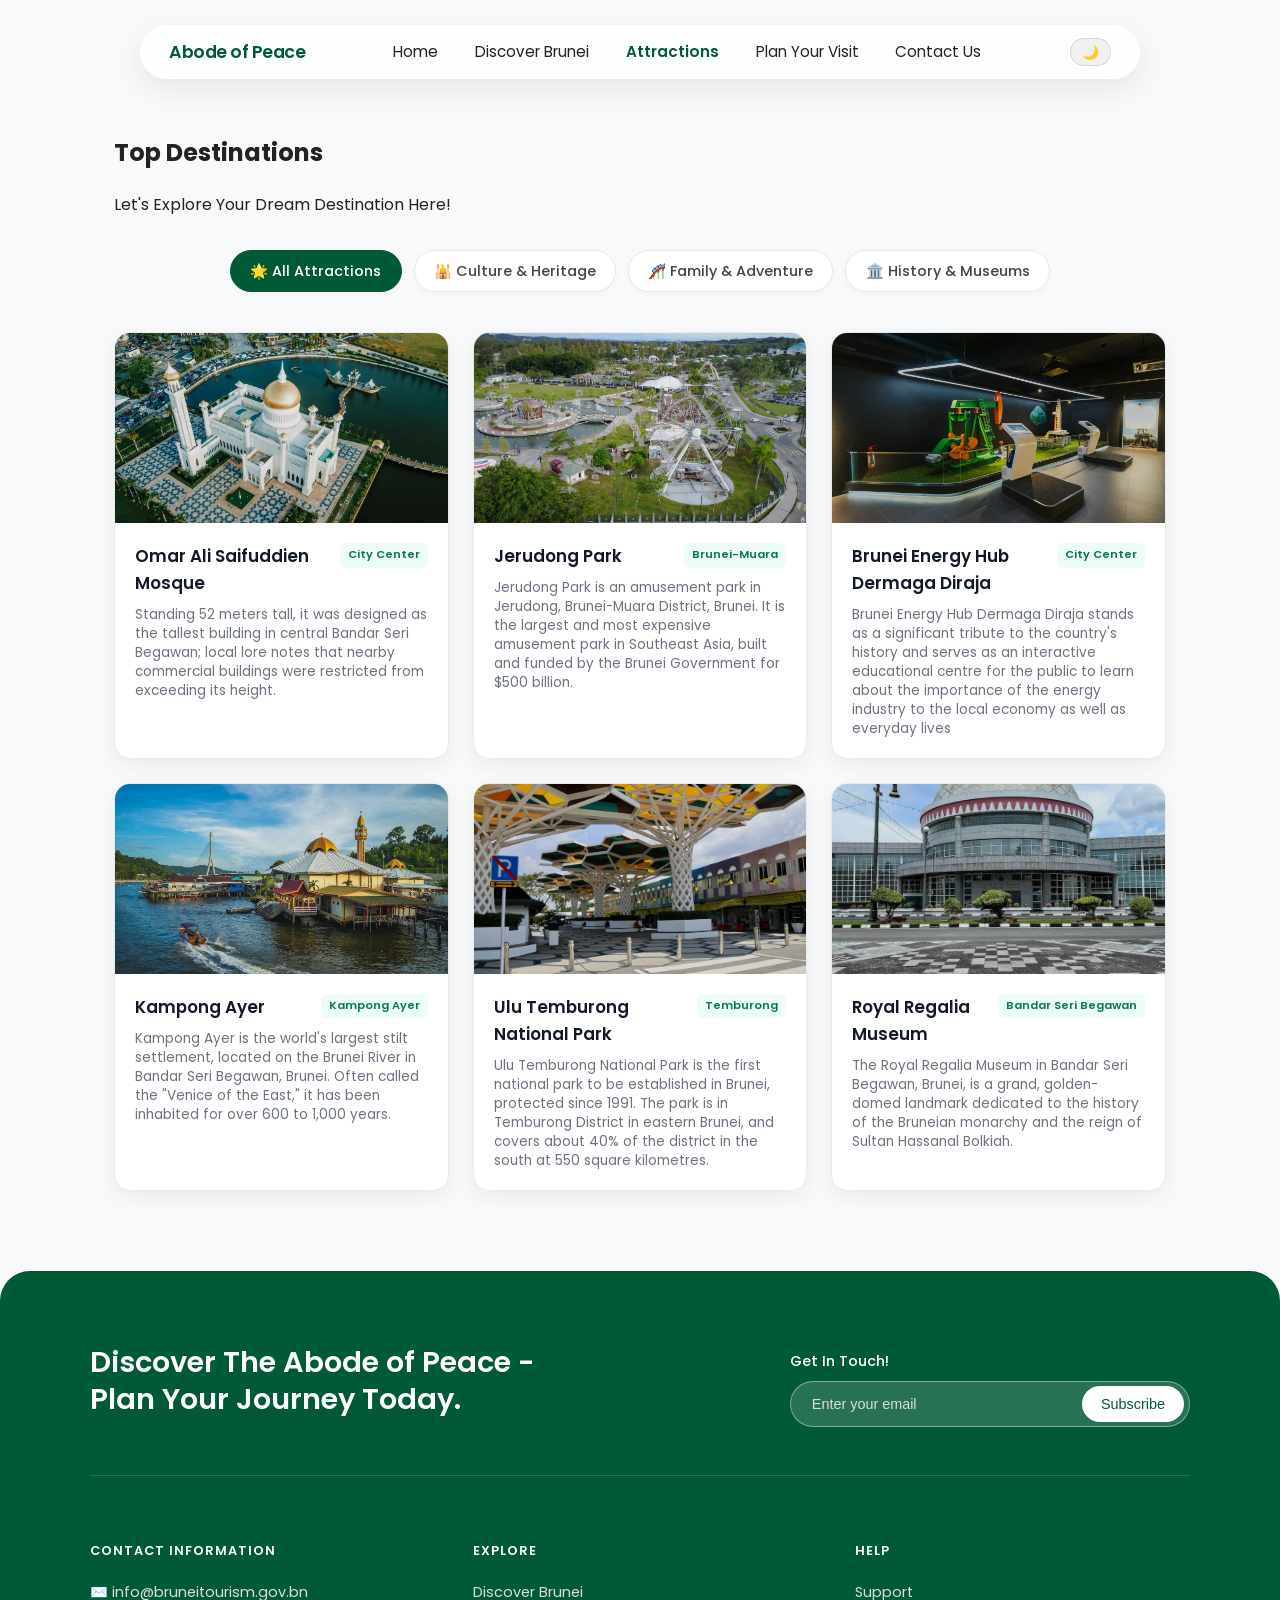
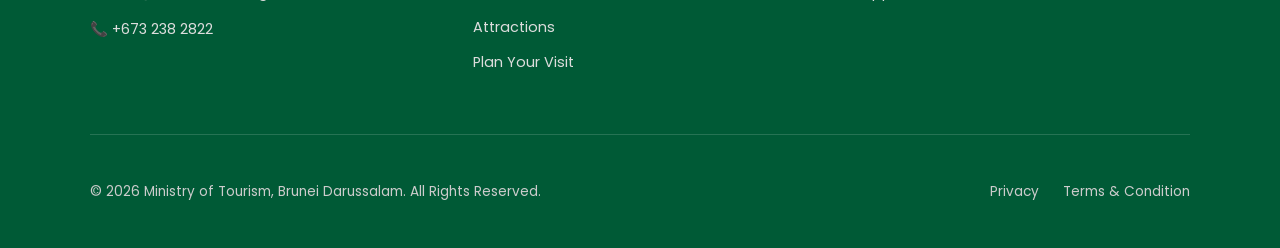
<file: attractions.html>
<!DOCTYPE html>
<html lang="en">
<head>
    <meta charset="UTF-8">
    <meta name="viewport" content="width=device-width, initial-scale=1.0">
    <title>Attractions</title>

    <!-- TO FIX BRIEF WHITE FLASH WHEN DARK MODE IS TURNED ON -->
    <script>
        const savedTheme = localStorage.getItem('theme');
        if (savedTheme === 'dark') {
            document.documentElement.setAttribute('data-theme', 'dark');
        }
    </script>

    <!-- CONNECTING POPPINS FONT -->
    <link rel="preconnect" href="https://fonts.googleapis.com">
    <link rel="preconnect" href="https://fonts.gstatic.com" crossorigin>
    <link href="https://fonts.googleapis.com/css2?family=Poppins:ital,wght@0,100;0,200;0,300;0,400;0,500;0,600;0,700;0,800;0,900;1,100;1,200;1,300;1,400;1,500;1,600;1,700;1,800;1,900&display=swap" rel="stylesheet">
    <!-- LINKING CSS -->
    <link rel="stylesheet" href="style.css">
</head>
<body>
    <!-- HEADER AND NAV BAR -->
    <header class="header">
        <nav class="nav-container" aria-label="Main Navigation">
            <div class="logo">Abode of Peace</div>
            <button class="menu-toggle" id="menuToggle" aria-label="Toggle navigation menu">☰</button>
            <ul class="nav-links" id="navLinks">
                <li><a href="index.html">Home</a></li>
                <li class="dropdown">
                    <a href="discover.html">Discover Brunei</a>
                <ul class="dropdown-menu">
                    <li><a href="districts.html">Explore By District</a></li>
                </ul></li>
                <li><a href="attractions.html" class="active">Attractions</a></li>
                <li><a href="plan.html">Plan Your Visit</a></li>
                <li><a href="contact.html">Contact Us</a></li>
            </ul>
            <button class="theme-btn" id="themeToggleBtn" aria-label="Toggle Light Dark Theme">🌙</button>
        </nav>
    </header>
    
    <!-- MAIN -->
    <main class="container">

        <!-- TOP SECTION -->
        <section class="page-header-box">
            <h1>Top Destinations</h1>
            <p>Let's Explore Your Dream Destination Here!</p>
        </section>

        <!-- BUTTONS -->
        <div class="filter-tabs">
            <button class="filter-btn active" data-filter="all">🌟 All Attractions</button>
            <button class="filter-btn" data-filter="culture">🕌 Culture & Heritage</button>
            <button class="filter-btn" data-filter="adventure">🎢 Family & Adventure</button>
            <button class="filter-btn" data-filter="museums">🏛️ History & Museums</button>
        </div>

        <!-- GRIDS -->
        <div class="attractions-grid">

            <!-- SOAS -->
            <div class="attraction-card" data-category="culture">
                <img src="images/soas-06.jpg" alt="Omar Ali Saifuddien Mosque" class="attraction-img">
                <div class="attraction-content">
                    <div class="attraction-header-row">
                        <h3>Omar Ali Saifuddien Mosque</h3>
                        <span class="attraction-badge">City Center</span>
                    </div>
                    <p class="attraction-desc"> Standing 52 meters tall, it was designed as the tallest building in central Bandar Seri Begawan; 
                    local lore notes that nearby commercial buildings were restricted from exceeding its height.</p>
                </div>
            </div>

            <!-- JERUDONG PARK -->
            <div class="attraction-card" data-category="adventure">
                <img src="images/jp.jpg" alt="Jerudong Park Playground" class="attraction-img">
                <div class="attraction-content">
                    <div class="attraction-header-row">
                        <h3>Jerudong Park</h3>
                        <span class="attraction-badge">Brunei-Muara</span>
                    </div>
                    <p class="attraction-desc">Jerudong Park is an amusement park in Jerudong, Brunei-Muara District, Brunei. 
                        It is the largest and most expensive amusement park in Southeast Asia, built and funded by the Brunei Government for $500 billion.
                    </p>
                </div>
            </div>

            <!-- ENERGY HUB -->
            <div class="attraction-card" data-category="museums">
                <img src="images/energy-hub.jpg" alt="Brunei Energy Hub Dermaga Diraja" class="attraction-img">
                <div class="attraction-content">
                    <div class="attraction-header-row">
                        <h3>Brunei Energy Hub Dermaga Diraja</h3>
                        <span class="attraction-badge">City Center</span>
                    </div>
                    <p class="attraction-desc">Brunei Energy Hub Dermaga Diraja stands as a significant tribute to the country's history and serves as an interactive educational centre 
                        for the public to learn about the importance of the energy industry to the local economy as well as everyday lives</p>
                </div>
            </div>

            <!-- KAMPONG AYER -->
            <div class="attraction-card" data-category="culture">
                <img src="images/kampong-ayer-top-image.jpg" alt="Kampong Ayer" class="attraction-img">
                <div class="attraction-content">
                    <div class="attraction-header-row">
                        <h3>Kampong Ayer</h3>
                        <span class="attraction-badge">Kampong Ayer</span>
                    </div>
                    <p class="attraction-desc">Kampong Ayer is the world's largest stilt settlement, located on the Brunei River in Bandar Seri Begawan, Brunei. 
                        Often called the "Venice of the East," it has been inhabited for over 600 to 1,000 years.</p>
                </div>
            </div>

            <!-- ULU TEMBURONG NATIONAL PARK -->
            <div class="attraction-card" data-category="adventure">
                <img src="images/temburong.jpg" alt="Ulu Temburong National Park" class="attraction-img">
                <div class="attraction-content">
                    <div class="attraction-header-row">
                        <h3>Ulu Temburong National Park</h3>
                        <span class="attraction-badge">Temburong</span>
                    </div>
                    <p class="attraction-desc">Ulu Temburong National Park is the first national park to be established in Brunei, protected since 1991. 
                        The park is in Temburong District in eastern Brunei, and covers about 40% of the district in the south at 550 square kilometres.</p>
                </div>
            </div>

            <!-- ROYAL REGALIA MUSEUM -->
            <div class="attraction-card" data-category="museums">
                <img src="images/BN-Brunei-Royal-Regalia-exterior.jpg" alt="Royal Regalia Museum" class="attraction-img">
                <div class="attraction-content">
                    <div class="attraction-header-row">
                        <h3>Royal Regalia Museum</h3>
                        <span class="attraction-badge">Bandar Seri Begawan</span>
                    </div>
                    <p class="attraction-desc">The Royal Regalia Museum in Bandar Seri Begawan, Brunei, 
                        is a grand, golden-domed landmark dedicated to the history of the Bruneian monarchy and the reign of Sultan Hassanal Bolkiah.</p>
                </div>
            </div>

        </div>
        

    </main>

    <!-- FOOTER -->
    <footer class="site-footer">
        <div class="footer-container">

            <!-- TOP TITLE AND SUBSCRIBE FORM -->
            <div class="footer-top">
                <div class="footer-brand-message">
                    <h3>Discover The Abode of Peace -<br>Plan Your Journey Today.</h3>
                </div>
                <div class="footer-newsletter">
                    <p>Get In Touch!</p>
                    <form class="newsletter-form" onsubmit="event.preventDefault();">
                        <input type="email" placeholder="Enter your email" required>
                        <button type="submit">Subscribe</button>
                    </form>
                </div>
            </div>

            <!-- CONTACT INFO, EXPLORE, AND HELP SECTION -->
            <div class="footer-grid">
                <div class="footer-col">
                    <h4>CONTACT INFORMATION</h4>
                    <p>✉️ info@bruneitourism.gov.bn</p>
                    <p>📞 +673 238 2822</p>
                </div>
                <div class="footer-col">
                    <h4>EXPLORE</h4>
                    <a href="discover.html">Discover Brunei</a>
                    <a href="attractions.html">Attractions</a>
                    <a href="plan.html">Plan Your Visit</a>
                </div>
                <div class="footer-col">
                    <h4>HELP</h4>
                    <a href="contact.html">Support</a>
                </div>
            </div>

            <!-- COPYRIGHT BOTTOM SECTION -->
            <div class="footer-bottom">
                <p>&copy; 2026 Ministry of Tourism, Brunei Darussalam. All Rights Reserved.</p>
                <div class="footer-legal">
                    <a href="#">Privacy</a>
                    <a href="#">Terms & Condition</a>
                </div>
            </div>
        </div>
    </footer>

    <!-- LINKING JAVASCRIPT -->
    <script src="script.js"></script>
</body>
</html>
</file>
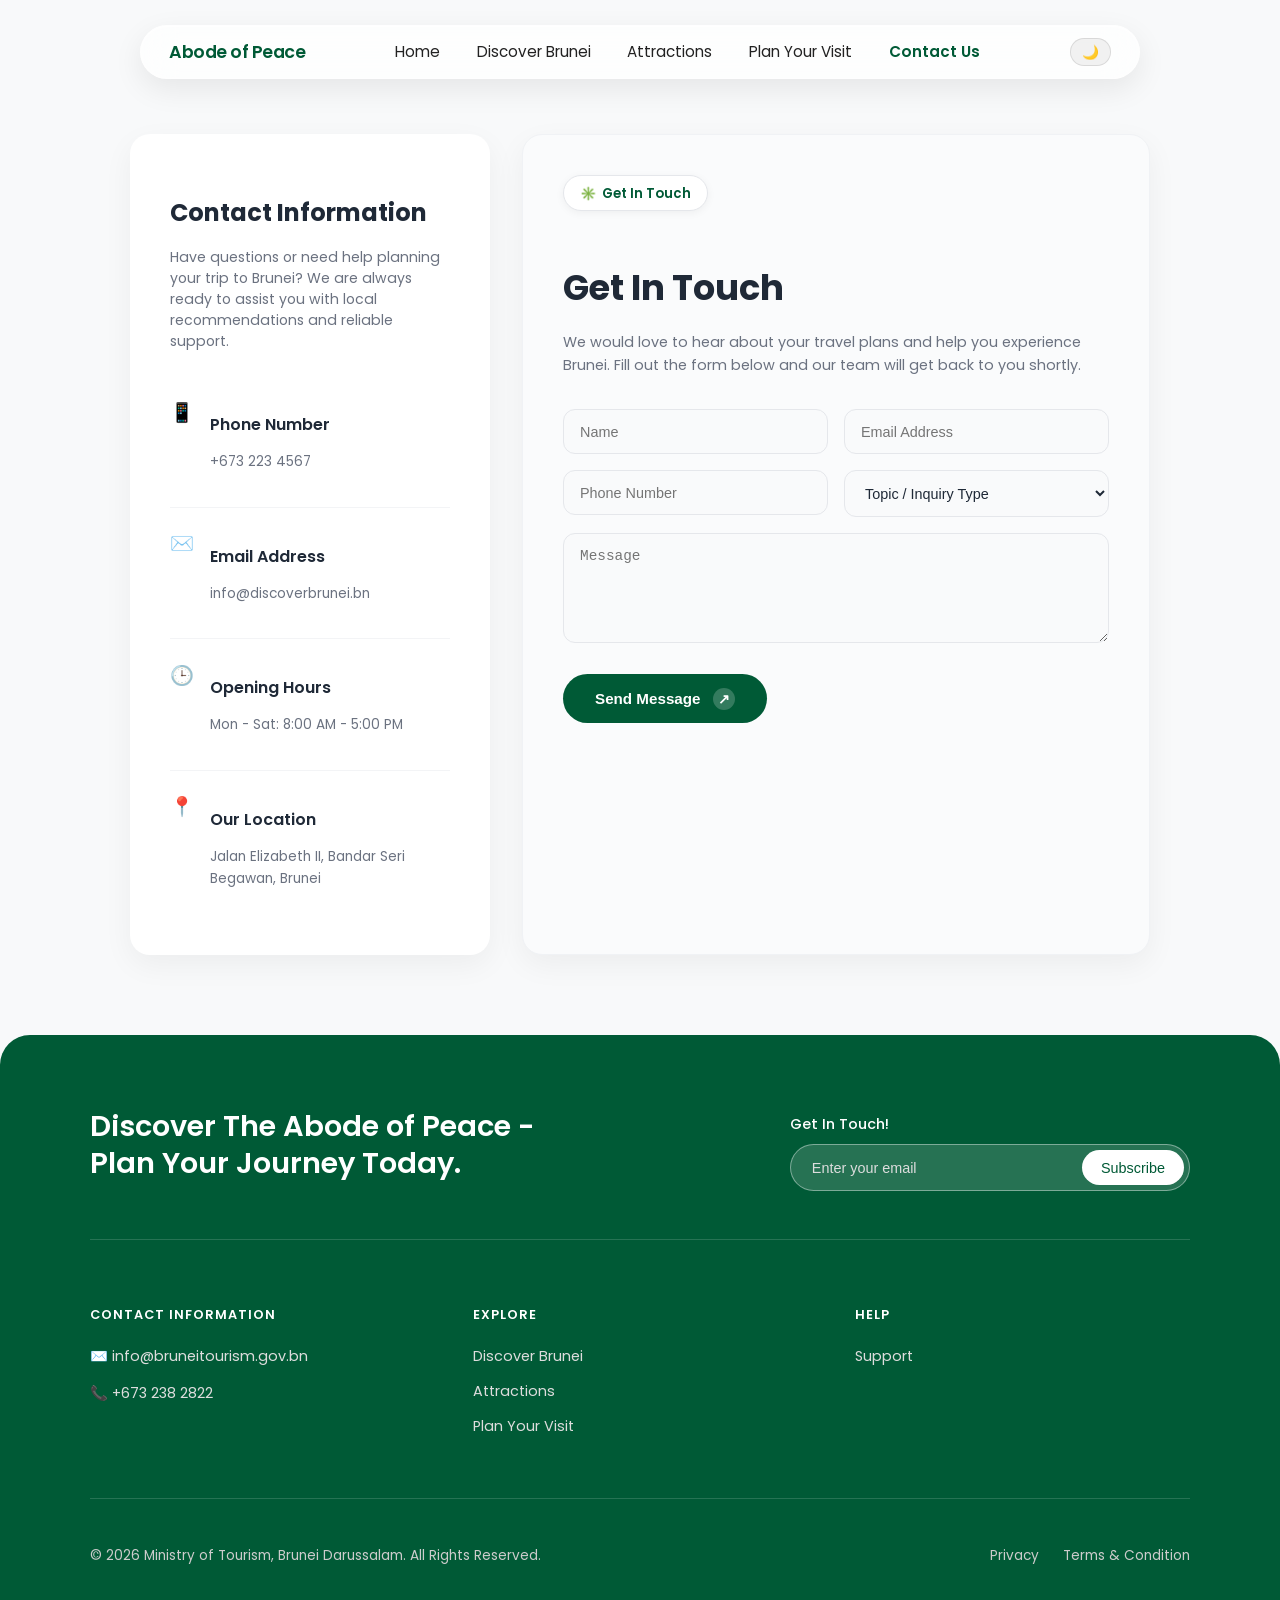
<file: contact.html>
<!DOCTYPE html>
<html lang="en">
<head>
    <meta charset="UTF-8">
    <meta name="viewport" content="width=device-width, initial-scale=1.0">
    <title>Contact Us</title>

    <!-- TO FIX BRIEF WHITE FLASH WHEN DARK MODE IS TURNED ON -->
    <script>
        const savedTheme = localStorage.getItem('theme');
        if (savedTheme === 'dark') {
            document.documentElement.setAttribute('data-theme', 'dark');
        }
    </script>

    <!-- CONNECTING POPPINS FONT -->
    <link rel="preconnect" href="https://fonts.googleapis.com">
    <link rel="preconnect" href="https://fonts.gstatic.com" crossorigin>
    <link href="https://fonts.googleapis.com/css2?family=Poppins:ital,wght@0,100;0,200;0,300;0,400;0,500;0,600;0,700;0,800;0,900;1,100;1,200;1,300;1,400;1,500;1,600;1,700;1,800;1,900&display=swap" rel="stylesheet">
    <!-- LINKING CSS -->
    <link rel="stylesheet" href="style.css">
</head>
<body>
    <!-- HEADER AND NAV BAR -->
    <header class="header">
        <nav class="nav-container" aria-label="Main Navigation">
            <div class="logo">Abode of Peace</div>
            <button class="menu-toggle" id="menuToggle" aria-label="Toggle navigation menu">☰</button>
            <ul class="nav-links" id="navLinks">
                <li><a href="index.html">Home</a></li>
                <li class="dropdown">
                    <a href="discover.html">Discover Brunei</a>
                <ul class="dropdown-menu">
                    <li><a href="districts.html">Explore By District</a></li>
                </ul></li>
                <li><a href="attractions.html">Attractions</a></li>
                <li><a href="plan.html">Plan Your Visit</a></li>
                <li><a href="contact.html" class="active">Contact Us</a></li>
            </ul>
            <button class="theme-btn" id="themeToggleBtn" aria-label="Toggle Light Dark Theme">🌙</button>
        </nav>
    </header>
    
    <!-- MAIN CONTENT CONTAINER -->
    <main class="container">
        <section class="contact-wrapper">
  
  <div class="contact-info-card">
    <h2>Contact Information</h2>
    <p class="info-intro">
      Have questions or need help planning your trip to Brunei? We are always ready to assist you with local recommendations and reliable support.
    </p>

    <!-- LEFT SIDE: CONTACT INFORMATION -->
    <div class="info-list">
      <!-- PHONE NUMBER -->
      <div class="info-item">
        <div class="info-icon">📱</div>
        <div class="info-details">
          <h3>Phone Number</h3>
          <p>+673 223 4567</p>
        </div>
      </div>

      <div class="info-divider"></div>
      <!-- EMAIL -->
      <div class="info-item">
        <div class="info-icon">✉️</div>
        <div class="info-details">
          <h3>Email Address</h3>
          <p>info@discoverbrunei.bn</p>
        </div>
      </div>

      <div class="info-divider"></div>
      <!-- OPENING HOURS -->
      <div class="info-item">
        <div class="info-icon">🕒</div>
        <div class="info-details">
          <h3>Opening Hours</h3>
          <p>Mon - Sat: 8:00 AM - 5:00 PM</p>
        </div>
      </div>

      <div class="info-divider"></div>
      <!-- LOCATION -->
      <div class="info-item">
        <div class="info-icon">📍</div>
        <div class="info-details">
          <h3>Our Location</h3>
          <p>Jalan Elizabeth II, Bandar Seri Begawan, Brunei</p>
        </div>
      </div>
    </div>
  </div>

  <!-- RIGHT SIDE: CONTACT FORM -->
  <div class="contact-form-card">
    <div class="badge-pill">
      <span>✳️</span> Get In Touch
    </div>

    <h2>Get In Touch</h2>
    <p class="form-intro">
      We would love to hear about your travel plans and help you experience Brunei. Fill out the form below and our team will get back to you shortly.
    </p>

    <!-- CONTACT FORM -->
    <form id="contactForm" onsubmit="handleContactSubmit(event)">
      <div class="form-grid">

        <div class="form-group">
          <input type="text" placeholder="Name" required>
        </div>
        <div class="form-group">
          <input type="email" placeholder="Email Address" required>
        </div>

        <div class="form-group">
          <input type="tel" placeholder="Phone Number">
        </div>
        <div class="form-group">
          <select required>
            <option value="" disabled selected>Topic / Inquiry Type</option>
            <option value="itinerary">Itinerary Assistance</option>
            <option value="tours">Tour Guidance</option>
            <option value="accommodation">Accommodation Info</option>
            <option value="general">General Question</option>
          </select>
        </div>

        <div class="form-group full-width">
          <textarea rows="5" placeholder="Message" required></textarea>
        </div>
      </div>

      <button type="submit" class="btn-submit">Send Message<span class="arrow-icon">↗</span></button>
    </form>
  </div>
</section>
    </main>

    <!-- FOOTER SECTION -->
    <footer class="site-footer">
        <div class="footer-container">

            <!-- TOP TITLE AND SUBSCRIBE FORM -->
            <div class="footer-top">
                <div class="footer-brand-message">
                    <h3>Discover The Abode of Peace -<br>Plan Your Journey Today.</h3>
                </div>
                <div class="footer-newsletter">
                    <p>Get In Touch!</p>
                    <form class="newsletter-form" onsubmit="event.preventDefault();">
                        <input type="email" placeholder="Enter your email" required>
                        <button type="submit">Subscribe</button>
                    </form>
                </div>
            </div>

            <!-- CONTACT INFO, EXPLORE, AND HELP SECTION -->
            <div class="footer-grid">
                <div class="footer-col">
                    <h4>CONTACT INFORMATION</h4>
                    <p>✉️ info@bruneitourism.gov.bn</p>
                    <p>📞 +673 238 2822</p>
                </div>
                <div class="footer-col">
                    <h4>EXPLORE</h4>
                    <a href="discover.html">Discover Brunei</a>
                    <a href="attractions.html">Attractions</a>
                    <a href="plan.html">Plan Your Visit</a>
                </div>
                <div class="footer-col">
                    <h4>HELP</h4>
                    <a href="contact.html">Support</a>
                </div>
            </div>

            <!-- COPYRIGHT BOTTOM SECTION -->
            <div class="footer-bottom">
                <p>&copy; 2026 Ministry of Tourism, Brunei Darussalam. All Rights Reserved.</p>
                <div class="footer-legal">
                    <a href="#">Privacy</a>
                    <a href="#">Terms & Condition</a>
                </div>
            </div>
        </div>
    </footer>
    <!-- LINKING JAVASCRIPT -->
    <script src="script.js"></script>
</body>
</html>
</file>
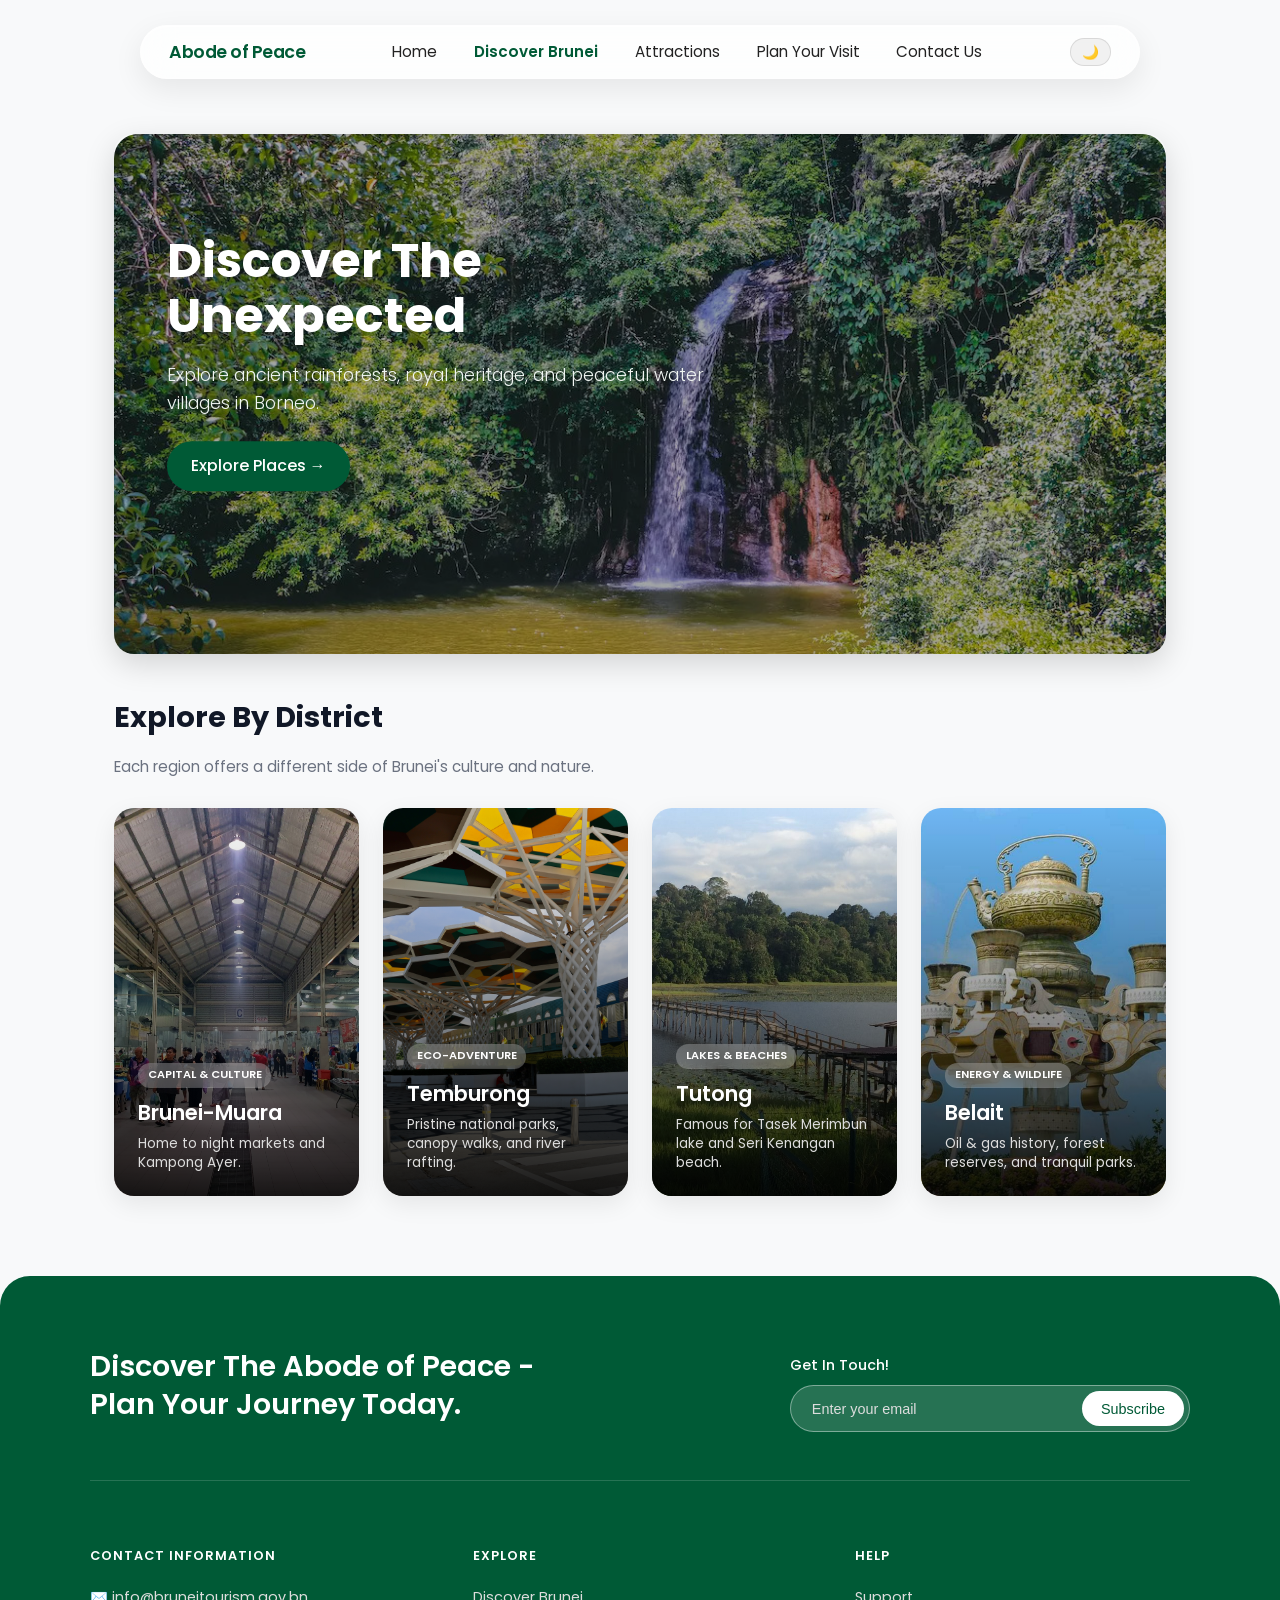
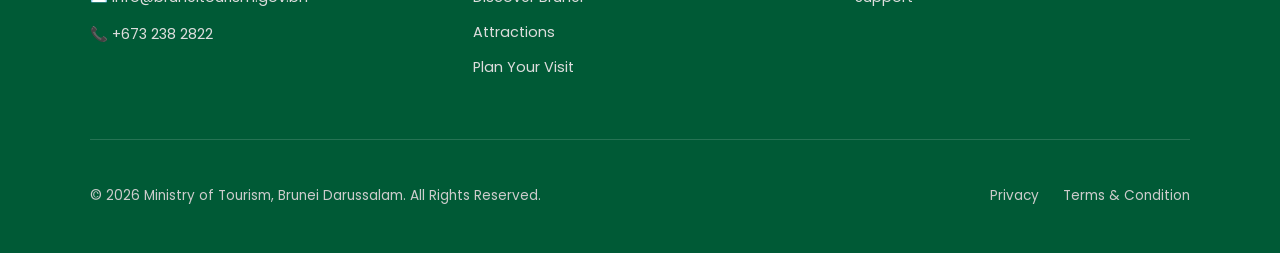
<file: discover.html>
<!DOCTYPE html>
<html lang="en">
<head>
    <meta charset="UTF-8">
    <meta name="viewport" content="width=device-width, initial-scale=1.0">
    <title>Discover Brunei</title>

    <!-- TO FIX BRIEF WHITE FLASH WHEN DARK MODE IS TURNED ON -->
    <script>
        const savedTheme = localStorage.getItem('theme');
        if (savedTheme === 'dark') {
            document.documentElement.setAttribute('data-theme', 'dark');
        }
    </script>

    <!-- CONNECTING POPPINS FONT FOR CSS USE -->
    <link rel="preconnect" href="https://fonts.googleapis.com">
    <link rel="preconnect" href="https://fonts.gstatic.com" crossorigin>
    <link href="https://fonts.googleapis.com/css2?family=Poppins:ital,wght@0,100;0,200;0,300;0,400;0,500;0,600;0,700;0,800;0,900;1,100;1,200;1,300;1,400;1,500;1,600;1,700;1,800;1,900&display=swap" rel="stylesheet">
    <!-- LINKING CSS  -->
    <link rel="stylesheet" href="style.css">
</head>
<body>
    <!-- HEADER AND NAV BAR -->
    <header class="header">
        <nav class="nav-container" aria-label="Main Navigation">
            <div class="logo">Abode of Peace</div>
            <button class="menu-toggle" id="menuToggle" aria-label="Toggle navigation menu">☰</button>
            <ul class="nav-links" id="navLinks">
                <li><a href="index.html">Home</a></li>
                <li class="dropdown">
                    <a href="discover.html" class="active">Discover Brunei</a>
                <ul class="dropdown-menu">
                    <li><a href="districts.html" class="active">Explore By District</a></li>
                </ul></li>
                <li><a href="attractions.html">Attractions</a></li>
                <li><a href="plan.html">Plan Your Visit</a></li>
                <li><a href="contact.html">Contact Us</a></li>
            </ul>
            <button class="theme-btn" id="themeToggleBtn" aria-label="Toggle Light Dark Theme">🌙</button>
        </nav>
    </header>
    
    <!-- MAIN -->
    <main class="container">

        <!-- TOP BANNER -->
        <section class="top-banner">
            <img src="images/taseklama-01.jpg" alt="Brunei Rainforest" class="top-banner-img">
            
            <div class="top-banner-text">
                <h1>Discover The Unexpected</h1>
                <p>Explore ancient rainforests, royal heritage, and peaceful water villages in Borneo.</p>
                <a href="#featured" class="btn-explore">Explore Places &rarr;</a> <!-- NOTE: &RARR; FOR ARROW SYMBOL -->
            </div>

        </section>

        <!-- EXPLORE DISTRICT SECTION -->
        <section id="featured" class="content-section">
            <div class="section-header-left">
                <h2>Explore By District</h2>
                <p>Each region offers a different side of Brunei's culture and nature.</p>
            </div>

            <div class="district-grid">

                <!-- BRUNEI-MUARA -->
                <a href="districts.html#brunei-muara" class="card-link">
                <div class="district-card">
                    <img src="images/pasarmalam.jpg" alt="Brunei-Muara" class="district-img">
                    <div class="district-overlay"></div>
                    <div class="district-info">
                        <span class="district-tag">Capital & Culture</span>
                        <h3>Brunei-Muara</h3>
                        <p>Home to night markets and Kampong Ayer.</p>
                    </div>
                </div>
                </a>

                <!-- TEMBURONG -->
                <a href="districts.html#temburong" class="card-link">
                <div class="district-card">
                    <img src="images/temburong.jpg" alt="Temburong" class="district-img">
                    <div class="district-overlay"></div>
                    <div class="district-info">
                        <span class="district-tag">Eco-Adventure</span>
                        <h3>Temburong</h3>
                        <p>Pristine national parks, canopy walks, and river rafting.</p>
                    </div>
                </div>
                </a>

                <!-- TUTONG -->
                <a href="districts.html#tutong" class="card-link">
                <div class="district-card">
                    <img src="images/tutong.jpg" alt="Tutong" class="district-img">
                    <div class="district-overlay"></div>
                    <div class="district-info">
                        <span class="district-tag">Lakes & Beaches</span>
                        <h3>Tutong</h3>
                        <p>Famous for Tasek Merimbun lake and Seri Kenangan beach.</p>
                    </div>
                </div>
                </a>

                <!-- KUALA BELAIT -->
                 <a href="districts.html#belait" class="card-link">
                <div class="district-card">
                    <img src="images/kb.jpg" alt="Belait" class="district-img">
                    <div class="district-overlay"></div>
                    <div class="district-info">
                        <span class="district-tag">Energy & Wildlife</span>
                        <h3>Belait</h3>
                        <p>Oil & gas history, forest reserves, and tranquil parks.</p>
                    </div>
                </div>
                </a>
            </div>
        </section>

    </main>

    <!-- FOOTER -->
    <footer class="site-footer">
        <div class="footer-container">

            <!-- TOP TITLE AND SUBSCRIBE FORM -->
            <div class="footer-top">
                <div class="footer-brand-message">
                    <h3>Discover The Abode of Peace -<br>Plan Your Journey Today.</h3>
                </div>
                <div class="footer-newsletter">
                    <p>Get In Touch!</p>
                    <form class="newsletter-form" onsubmit="event.preventDefault();">
                        <input type="email" placeholder="Enter your email" required>
                        <button type="submit">Subscribe</button>
                    </form>
                </div>
            </div>

            <!-- CONTACT INFO, EXPLORE, AND HELP SECTION -->
            <div class="footer-grid">
                <div class="footer-col">
                    <h4>CONTACT INFORMATION</h4>
                    <p>✉️ info@bruneitourism.gov.bn</p>
                    <p>📞 +673 238 2822</p>
                </div>
                <div class="footer-col">
                    <h4>EXPLORE</h4>
                    <a href="discover.html">Discover Brunei</a>
                    <a href="attractions.html">Attractions</a>
                    <a href="plan.html">Plan Your Visit</a>
                </div>
                <div class="footer-col">
                    <h4>HELP</h4>
                    <a href="contact.html">Support</a>
                </div>
            </div>

            <!-- COPYRIGHT BOTTOM SECTION -->
            <div class="footer-bottom">
                <p>&copy; 2026 Ministry of Tourism, Brunei Darussalam. All Rights Reserved.</p>
                <div class="footer-legal">
                    <a href="#">Privacy</a>
                    <a href="#">Terms & Condition</a>
                </div>
            </div>
        </div>
    </footer>
    <!-- LINKING JAVASCRIPT -->
    <script src="script.js"></script>
</body>
</html>
</file>
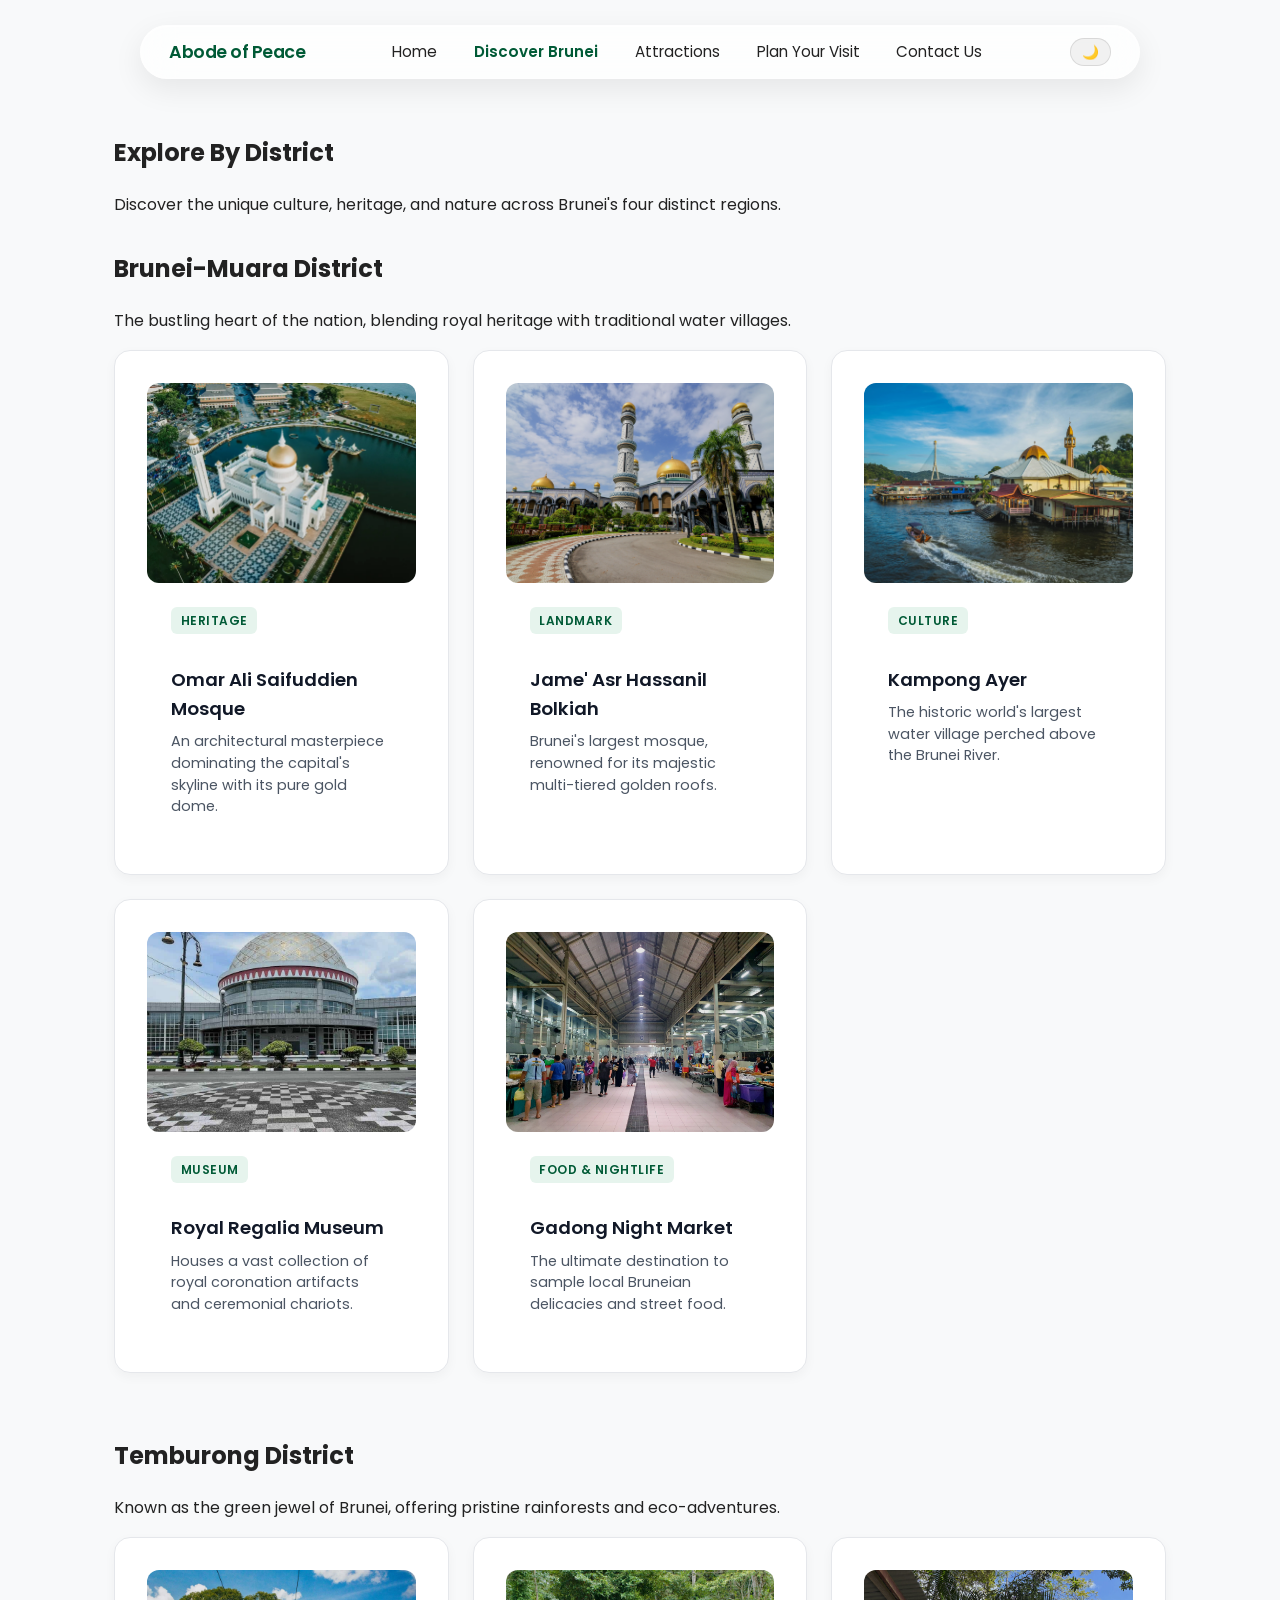
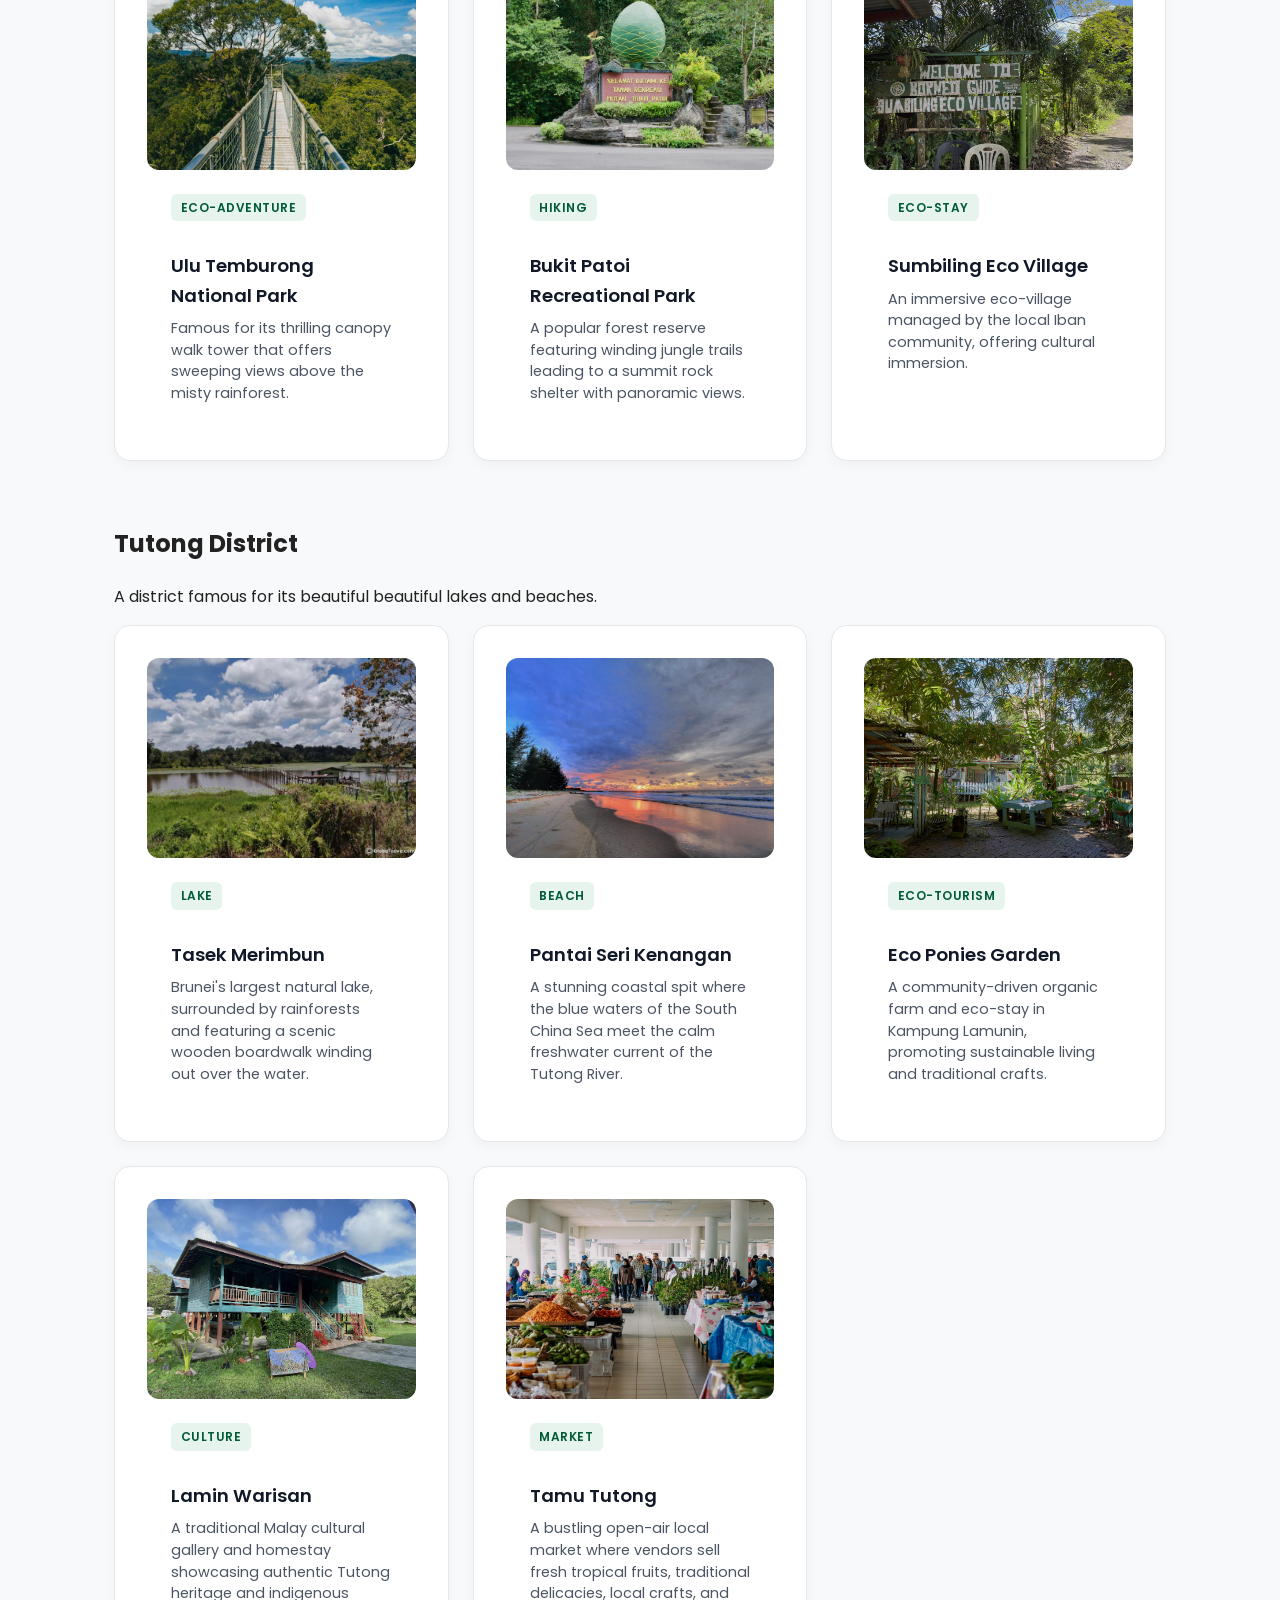
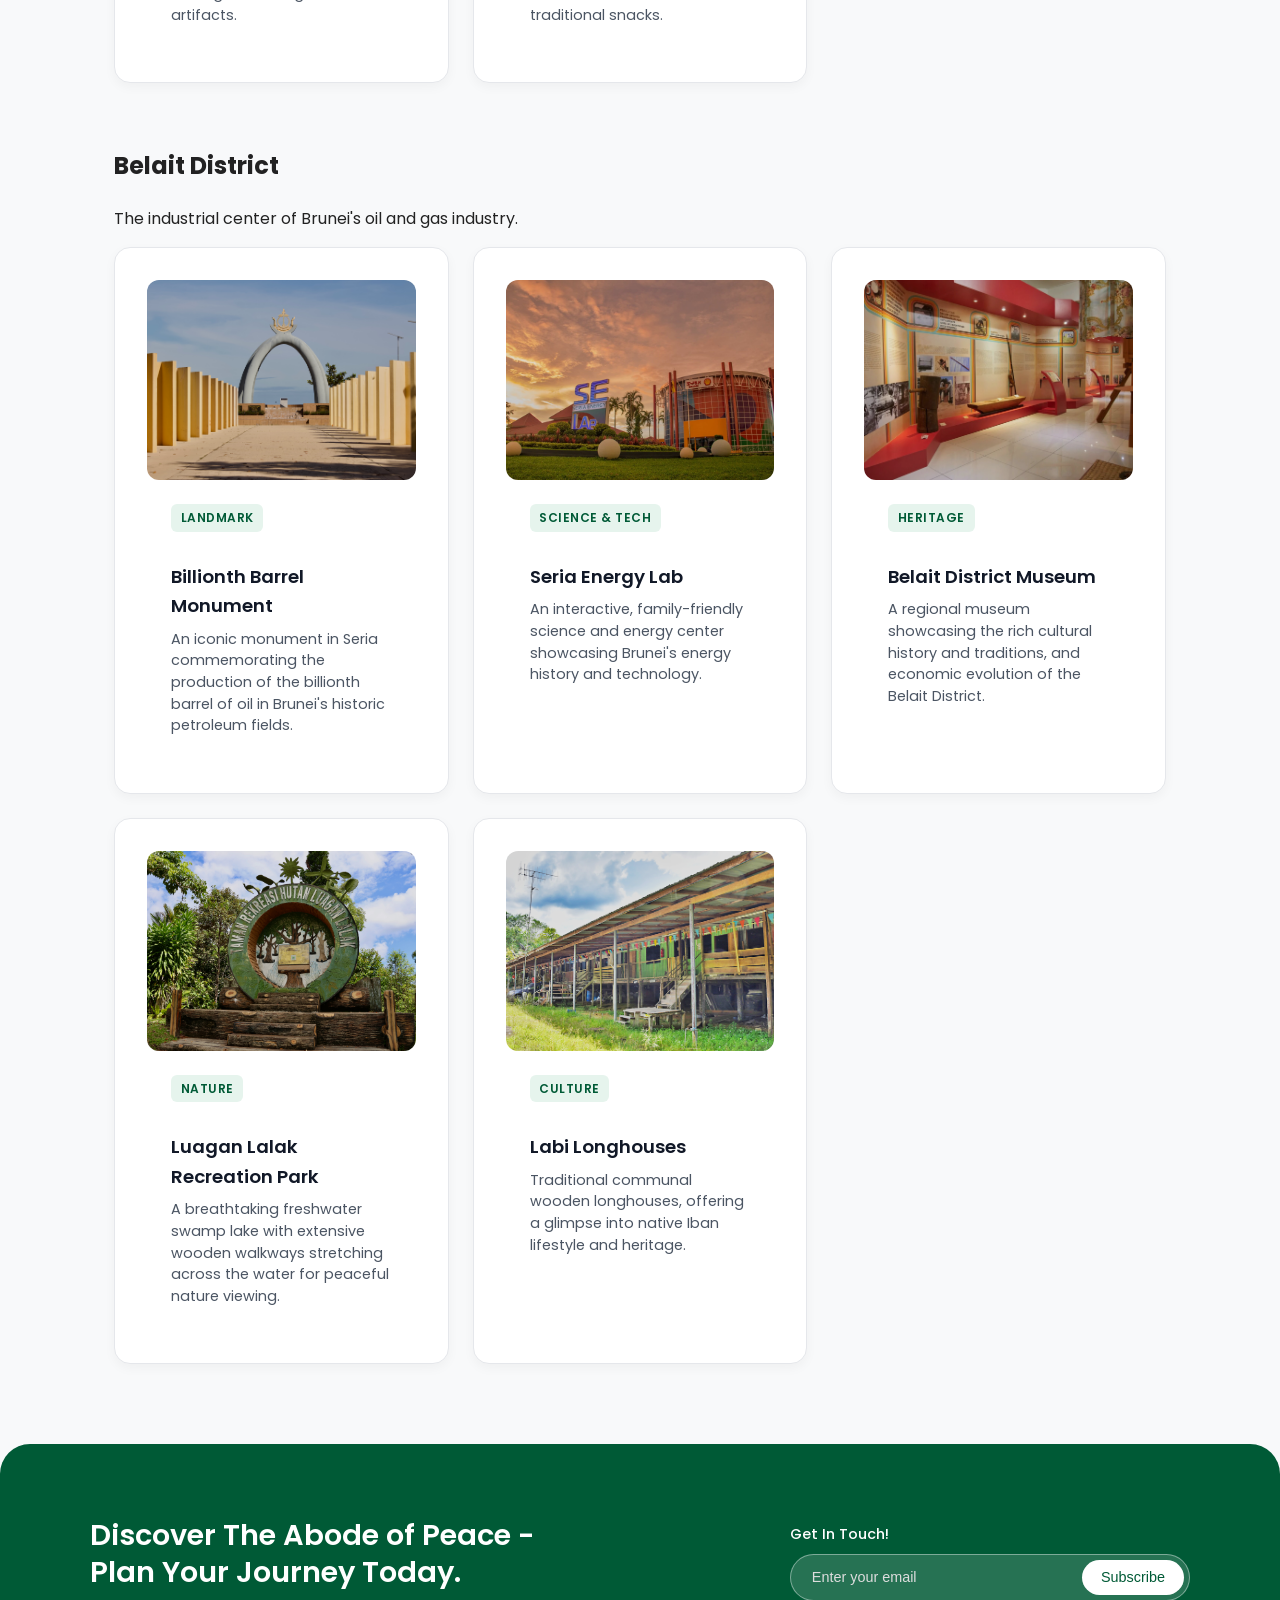
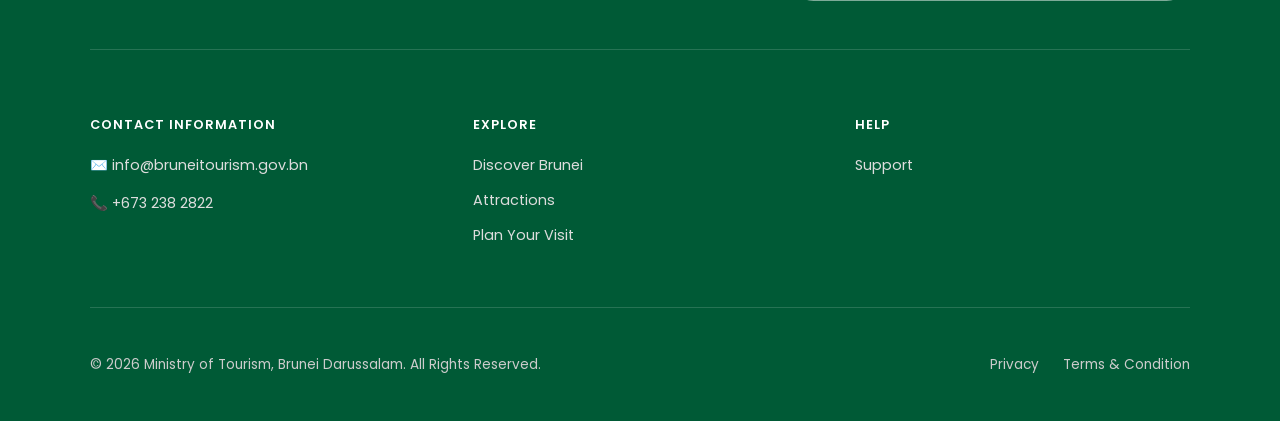
<file: districts.html>
<!DOCTYPE html>
<html lang="en">
<head>
    <meta charset="UTF-8">
    <meta name="viewport" content="width=device-width, initial-scale=1.0">
    <title>Explore By District</title>

    <!-- TO FIX BRIEF WHITE FLASH WHEN DARK MODE IS TURNED ON -->
    <script>
        const savedTheme = localStorage.getItem('theme');
        if (savedTheme === 'dark') {
            document.documentElement.setAttribute('data-theme', 'dark');
        }
    </script>

    <!-- CONNECTING POPPINS FONT -->
    <link rel="preconnect" href="https://fonts.googleapis.com">
    <link rel="preconnect" href="https://fonts.gstatic.com" crossorigin>
    <link href="https://fonts.googleapis.com/css2?family=Poppins:ital,wght@0,100;0,200;0,300;0,400;0,500;0,600;0,700;0,800;0,900;1,100;1,200;1,300;1,400;1,500;1,600;1,700;1,800;1,900&display=swap" rel="stylesheet">
    <!-- LINKING CSS -->
    <link rel="stylesheet" href="style.css">
</head>
<body>
    <!-- HEADER AND NAV BAR -->
    <header class="header">
        <nav class="nav-container" aria-label="Main Navigation">
            <div class="logo">Abode of Peace</div>
            <button class="menu-toggle" id="menuToggle" aria-label="Toggle navigation menu">☰</button>
            <ul class="nav-links" id="navLinks">
                <li><a href="index.html">Home</a></li>
                <li class="dropdown">
                    <a href="discover.html" class="active">Discover Brunei</a>
                <ul class="dropdown-menu">
                    <li><a href="districts.html" class="active">Explore By District</a></li>
                </ul></li>
                <li><a href="attractions.html">Attractions</a></li>
                <li><a href="plan.html">Plan Your Visit</a></li>
                <li><a href="contact.html">Contact Us</a></li>
            </ul>
            <button class="theme-btn" id="themeToggleBtn" aria-label="Toggle Light Dark Theme">🌙</button>
        </nav>
    </header>
    
    <!-- MAIN CONTENT CONTAINER -->
    <main class="container">

        <!-- TOP HEADER -->
        <section class="page-header-box">
            <h1>Explore By District</h1>
            <p>Discover the unique culture, heritage, and nature across Brunei's four distinct regions.</p>
        </section>

       <!-- DISTRICT 1 BRUNEI-MUARA -->
        <section class="content-section" id="brunei-muara">
            <div class="district-section-header">
                <h2>Brunei-Muara District</h2>
                <p>The bustling heart of the nation, blending royal heritage with traditional water villages.</p>
            </div>

            <div class="grid">
                <!-- SOAS -->
                <div class="card">
                    <img src="images/soas-06.jpg" alt="Omar Ali Saifuddien Mosque" class="card-img">
                    <div class="card-body">
                        <span class="card-tag">Heritage</span>
                        <h3>Omar Ali Saifuddien Mosque</h3>
                        <p>An architectural masterpiece dominating the capital's skyline with its pure gold dome.</p>
                    </div>
                </div>

                <!-- JAME -->
                <div class="card">
                    <img src="images/jame.jpg" alt="Jame' Asr Hassanil Bolkiah Mosque" class="card-img">
                    <div class="card-body">
                        <span class="card-tag">Landmark</span>
                        <h3>Jame' Asr Hassanil Bolkiah</h3>
                        <p>Brunei's largest mosque, renowned for its majestic multi-tiered golden roofs.</p>
                    </div>
                </div>

                <!-- KAMPONG AYER -->
                <div class="card">
                    <img src="images/kampong-ayer-top-image.jpg" alt="Kampong Ayer" class="card-img">
                    <div class="card-body">
                        <span class="card-tag">Culture</span>
                        <h3>Kampong Ayer</h3>
                        <p>The historic world's largest water village perched above the Brunei River.</p>
                    </div>
                </div>

                <!-- ROYAL REGALIA -->
                <div class="card">
                    <img src="images/BN-Brunei-Royal-Regalia-exterior.jpg" alt="Royal Regalia Museum" class="card-img">
                    <div class="card-body">
                        <span class="card-tag">Museum</span>
                        <h3>Royal Regalia Museum</h3>
                        <p>Houses a vast collection of royal coronation artifacts and ceremonial chariots.</p>
                    </div>
                </div>

                <!-- PASAR MALAM -->
                <div class="card">
                    <img src="images/pasarmalam.jpg" alt="Gadong Night Market" class="card-img">
                    <div class="card-body">
                        <span class="card-tag">Food & Nightlife</span>
                        <h3>Gadong Night Market</h3>
                        <p>The ultimate destination to sample local Bruneian delicacies and street food.</p>
                    </div>
                </div>
            </div>
        </section>

        <!-- DISTRICT 2 TEMBURONG -->
            <section class="content-section" id="temburong">
                <div class="district-section-header">
                    <h2>Temburong District</h2>
                    <p>Known as the green jewel of Brunei, offering pristine rainforests and eco-adventures.</p>
                </div>

                <div class="grid">
                    <!-- ULU -->
                    <div class="card">
                        <img src="images/canopy-top.jpg" alt="Ulu Temburong National Park" class="card-img">
                        <div class="card-body">
                            <span class="card-tag">Eco-adventure</span>
                            <h3>Ulu Temburong National Park</h3>
                            <p>Famous for its thrilling canopy walk tower that offers sweeping views above the misty rainforest.</p>
                        </div>
                    </div>

                    <!-- BUKIT PATOI -->
                    <div class="card">
                        <img src="images/Labu_Taman_Rekreasi_Hutan_Bukit_Patoi-3.jpeg" alt="Bukit Patoi Recreational Park" class="card-img">
                        <div class="card-body">
                            <span class="card-tag">Hiking</span>
                            <h3>Bukit Patoi Recreational Park</h3>
                            <p>A popular forest reserve featuring winding jungle trails leading to a summit rock shelter with panoramic views.</p>
                        </div>
                    </div>

                    <!-- SUMBILING -->
                    <div class="card">
                        <img src="images/ecovillage.jpg" alt="Sumbiling Eco Village" class="card-img">
                        <div class="card-body">
                            <span class="card-tag">Eco-stay</span>
                            <h3>Sumbiling Eco Village</h3>
                            <p>An immersive eco-village managed by the local Iban community, offering cultural immersion.</p>
                        </div>
                    </div>
            </section>
        

        <!-- DISTRICT 3 TUTONG -->
          <section class="content-section" id="tutong">
            <div class="district-section-header">
                <h2>Tutong District</h2>
                <p>A district famous for its beautiful beautiful lakes and beaches.</p>
            </div>

            <div class="grid">
                <!-- TASEK MERIMBUN -->
                <div class="card">
                    <img src="images/tasekmerimbun.jpg" alt="Tasek Merimbun" class="card-img">
                    <div class="card-body">
                        <span class="card-tag">Lake</span>
                        <h3>Tasek Merimbun</h3>
                        <p>Brunei's largest natural lake, surrounded by rainforests and 
                            featuring a scenic wooden boardwalk winding out over the water.</p>
                    </div>
                </div>

                <!-- PANTAI SERI KENANGAN -->
                <div class="card">
                    <img src="images/serikenangan.jpg" alt="Pantai Seri Kenangan" class="card-img">
                    <div class="card-body">
                        <span class="card-tag">Beach</span>
                        <h3>Pantai Seri Kenangan</h3>
                        <p>A stunning coastal spit where the blue waters of the South China Sea meet 
                            the calm freshwater current of the Tutong River.</p>
                    </div>
                </div>

                <!-- ECO PONIES -->
                <div class="card">
                    <img src="images/ecoponies.jpg" alt="Eco Ponies Garden" class="card-img">
                    <div class="card-body">
                        <span class="card-tag">Eco-tourism</span>
                        <h3>Eco Ponies Garden</h3>
                        <p>A community-driven organic farm and eco-stay in Kampung Lamunin, 
                            promoting sustainable living and traditional crafts.</p>
                    </div>
                </div>

                <!-- LAMIN WARISAN -->
                <div class="card">
                    <img src="images/Lamin-Warisan.png" alt="Lamin Warisan" class="card-img">
                    <div class="card-body">
                        <span class="card-tag">Culture</span>
                        <h3>Lamin Warisan</h3>
                        <p>A traditional Malay cultural gallery and homestay showcasing authentic Tutong heritage and indigenous artifacts.</p>
                    </div>
                </div>

                <!-- TAMU TUTONG -->
                <div class="card">
                    <img src="images/tamu.jpg" alt="Tamu Tutong" class="card-img">
                    <div class="card-body">
                        <span class="card-tag">Market</span>
                        <h3>Tamu Tutong</h3>
                        <p>A bustling open-air local market where vendors sell fresh tropical fruits, traditional delicacies, local crafts, and traditional snacks.</p>
                    </div>
                </div>
            </div>
        </section>
        
        <!-- DISTRICT 4 BELAIT -->
        <section class="content-section" id="belait">
            <div class="district-section-header">
                <h2>Belait District</h2>
                <p>The industrial center of Brunei's oil and gas industry.</p>
            </div>

            <div class="grid">
                <!-- BILLIONTH -->
                <div class="card">
                    <img src="images/billionth.jpg" alt="Billionth Barrel Monument" class="card-img">
                    <div class="card-body">
                        <span class="card-tag">Landmark</span>
                        <h3>Billionth Barrel Monument</h3>
                        <p>An iconic monument in Seria commemorating the production of the billionth barrel of oil in Brunei's historic petroleum fields.</p>
                    </div>
                </div>

                <!-- SERIA ENERGY HUB -->
                <div class="card">
                    <img src="images/Seria-Energy-Lab.jpg" alt="Seria Energy Lab" class="card-img">
                    <div class="card-body">
                        <span class="card-tag">Science & Tech</span>
                        <h3>Seria Energy Lab</h3>
                        <p>An interactive, family-friendly science and energy center showcasing Brunei's energy history and technology.</p>
                    </div>
                </div>

                <!-- MUSEUM -->
                <div class="card">
                    <img src="images/museum.jpg" alt="Belait District Museum" class="card-img">
                    <div class="card-body">
                        <span class="card-tag">Heritage</span>
                        <h3>Belait District Museum</h3>
                        <p>A regional museum showcasing the rich cultural history and traditions, and economic evolution of the Belait District.</p>
                    </div>
                </div>

                <!-- LUAGAN -->
                <div class="card">
                    <img src="images/luagan.jpg" alt="Luagan Lalak Recreation Park" class="card-img">
                    <div class="card-body">
                        <span class="card-tag">Nature</span>
                        <h3>Luagan Lalak Recreation Park</h3>
                        <p>A breathtaking freshwater swamp lake with extensive wooden walkways stretching across the water for peaceful nature viewing.</p>
                    </div>
                </div>

                <!-- LONGHOUSE -->
                <div class="card">
                    <img src="images/longhouse.jpg" alt="Labi Longhouses" class="card-img">
                    <div class="card-body">
                        <span class="card-tag">Culture</span>
                        <h3>Labi Longhouses</h3>
                        <p>Traditional communal wooden longhouses, offering a glimpse into native Iban lifestyle and heritage.</p>
                    </div>
                </div>
            </div>
        </section>

    </main>

    <!-- FOOTER -->
    <footer class="site-footer">
        <div class="footer-container">

            <!-- TOP TITLE AND SUBSCRIBE FORM -->
            <div class="footer-top">
                <div class="footer-brand-message">
                    <h3>Discover The Abode of Peace -<br>Plan Your Journey Today.</h3>
                </div>
                <div class="footer-newsletter">
                    <p>Get In Touch!</p>
                    <form class="newsletter-form" onsubmit="event.preventDefault();">
                        <input type="email" placeholder="Enter your email" required>
                        <button type="submit">Subscribe</button>
                    </form>
                </div>
            </div>

            <!-- CONTACT INFO, EXPLORE, AND HELP SECTION -->
            <div class="footer-grid">
                <div class="footer-col">
                    <h4>CONTACT INFORMATION</h4>
                    <p>✉️ info@bruneitourism.gov.bn</p>
                    <p>📞 +673 238 2822</p>
                </div>
                <div class="footer-col">
                    <h4>EXPLORE</h4>
                    <a href="discover.html">Discover Brunei</a>
                    <a href="attractions.html">Attractions</a>
                    <a href="plan.html">Plan Your Visit</a>
                </div>
                <div class="footer-col">
                    <h4>HELP</h4>
                    <a href="contact.html">Support</a>
                </div>
            </div>

            <!-- COPYRIGHT BOTTOM SECTION -->
            <div class="footer-bottom">
                <p>&copy; 2026 Ministry of Tourism, Brunei Darussalam. All Rights Reserved.</p>
                <div class="footer-legal">
                    <a href="#">Privacy</a>
                    <a href="#">Terms & Condition</a>
                </div>
            </div>
        </div>
    </footer>

    <!-- JavaScript Link -->
    <script src="script.js"></script>
</body>
</html>
</file>
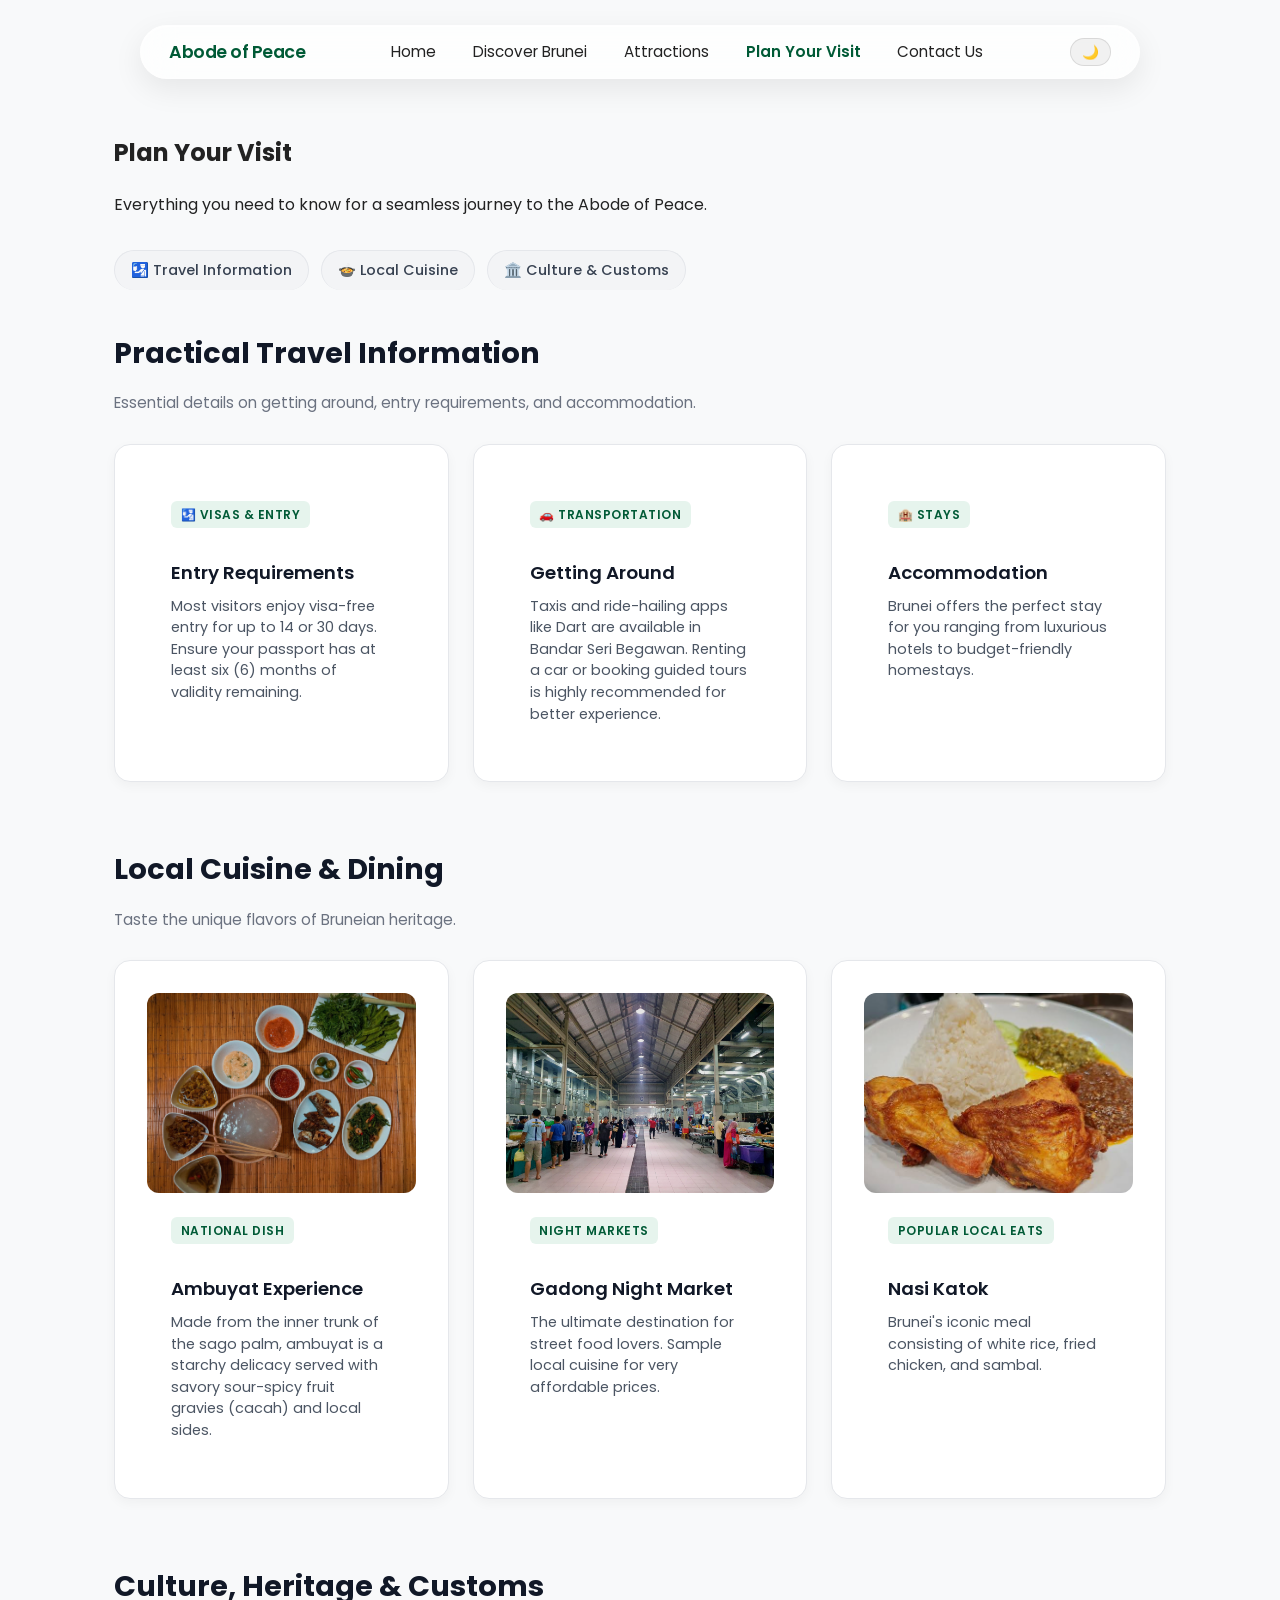
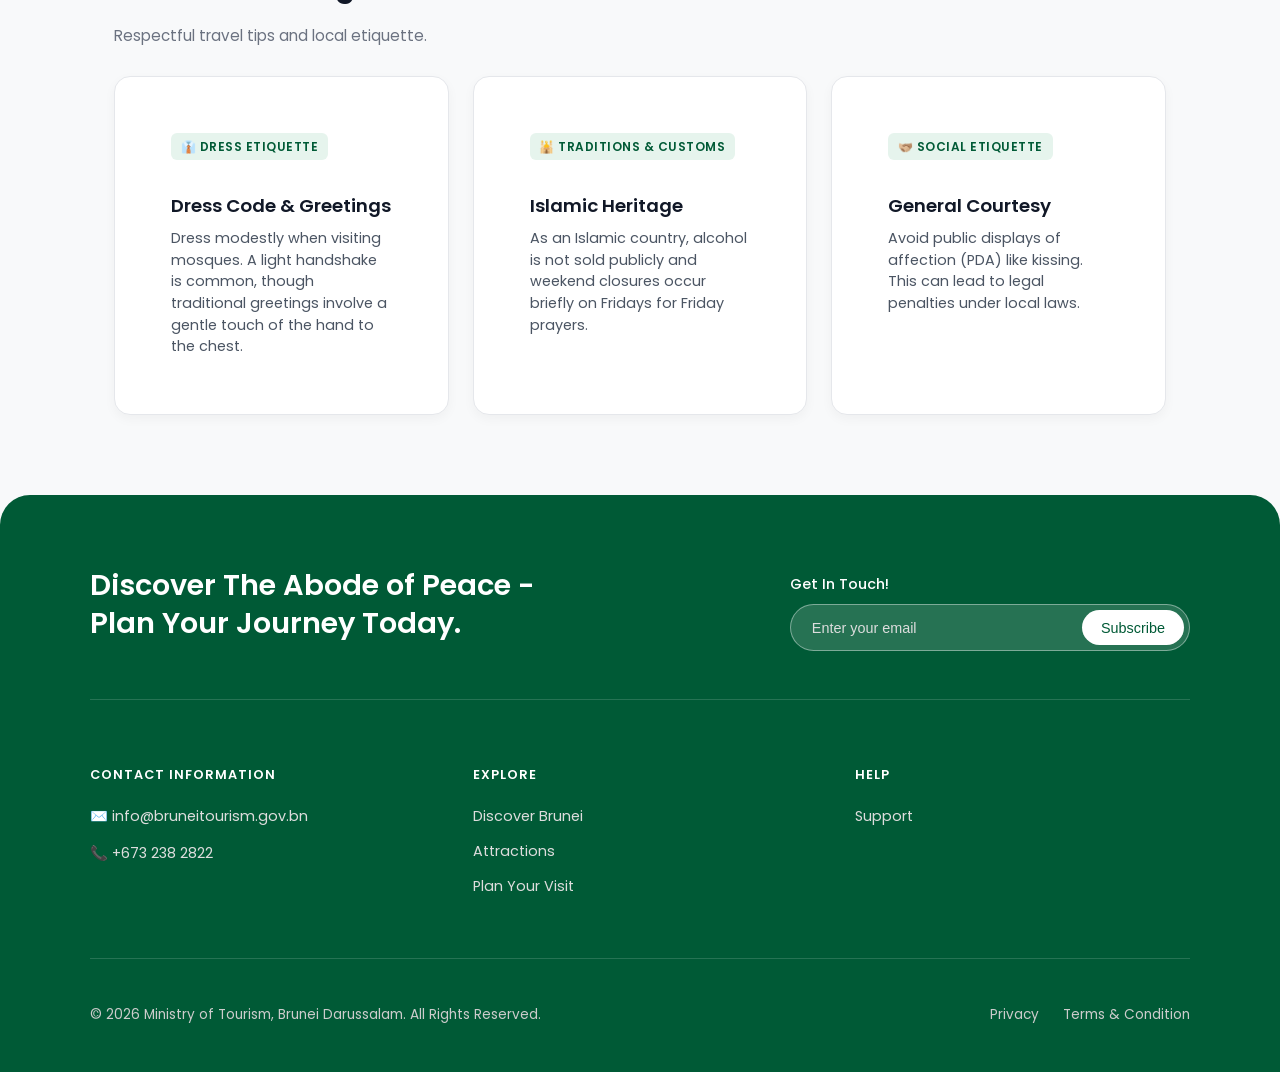
<file: plan.html>
<!DOCTYPE html>
<html lang="en">
<head>
    <meta charset="UTF-8">
    <meta name="viewport" content="width=device-width, initial-scale=1.0">
    <title>Plan Your Visit</title>

    <!-- TO FIX BRIEF WHITE FLASH WHEN DARK MODE IS TURNED ON -->
    <script>
        const savedTheme = localStorage.getItem('theme');
        if (savedTheme === 'dark') {
            document.documentElement.setAttribute('data-theme', 'dark');
        }
    </script>

    <!-- CONNECTING POPPINS FONT -->
    <link rel="preconnect" href="https://fonts.googleapis.com">
    <link rel="preconnect" href="https://fonts.gstatic.com" crossorigin>
    <link href="https://fonts.googleapis.com/css2?family=Poppins:ital,wght@0,100;0,200;0,300;0,400;0,500;0,600;0,700;0,800;0,900;1,100;1,200;1,300;1,400;1,500;1,600;1,700;1,800;1,900&display=swap" rel="stylesheet">
    <!-- LINKING CSS -->
    <link rel="stylesheet" href="style.css">
</head>
<body>
    <!-- HEADER AND NAV BAR -->
    <header class="header">
        <nav class="nav-container" aria-label="Main Navigation">
            <div class="logo">Abode of Peace</div>
            <button class="menu-toggle" id="menuToggle" aria-label="Toggle navigation menu">☰</button>
            <ul class="nav-links" id="navLinks">
                <li><a href="index.html">Home</a></li>
                <li class="dropdown">
                    <a href="discover.html">Discover Brunei</a>
                <ul class="dropdown-menu">
                    <li><a href="districts.html">Explore By District</a></li>
                </ul></li>
                <li><a href="attractions.html">Attractions</a></li>
                <li><a href="plan.html" class="active">Plan Your Visit</a></li>
                <li><a href="contact.html">Contact Us</a></li>
            </ul>
            <button class="theme-btn" id="themeToggleBtn" aria-label="Toggle Light Dark Theme">🌙</button>
        </nav>
    </header>
    
    <!-- MAIN CONTENT CONTAINER -->
    <main class="container">

        <!-- HEADER -->
        <section class="page-header-box">
            <h1>Plan Your Visit</h1>
            <p>Everything you need to know for a seamless journey to the Abode of Peace.</p>
        </section>

        <!-- BUTTONS -->
        <div class="plan-links">
            <a href="#practical-info" class="jump-btn">🛂 Travel Information</a>
            <a href="#cuisine" class="jump-btn">🍲 Local Cuisine</a>
            <a href="#culture" class="jump-btn">🏛️ Culture & Customs</a>
        </div>

        <!-- PRACTICAL INFO SECTION -->
        <section class="content-section" id="practical-info">
            <div class="section-header-left">
                <h2>Practical Travel Information</h2>
                <p>Essential details on getting around, entry requirements, and accommodation.</p>
            </div>

            <div class="grid">
                <div class="card">
                    <div class="card-body">
                        <span class="card-tag">🛂 Visas & Entry</span>
                        <h3>Entry Requirements</h3>
                        <p>Most visitors enjoy visa-free entry for up to 14 or 30 days. Ensure your passport has at least six (6) months of validity remaining.</p>
                    </div>
                </div>

                <div class="card">
                    <div class="card-body">
                        <span class="card-tag">🚗 Transportation</span>
                        <h3>Getting Around</h3>
                        <p>Taxis and ride-hailing apps like Dart are available in Bandar Seri Begawan. Renting a car or booking guided tours is highly recommended for better experience.</p>
                    </div>
                </div>

                <div class="card">
                    <div class="card-body">
                        <span class="card-tag">🏨 Stays</span>
                        <h3>Accommodation</h3>
                        <p>Brunei offers the perfect stay for you ranging from luxurious hotels to budget-friendly homestays.</p>
                    </div>
                </div>
            </div>
        </section>

        <!-- CUISINE SECTION -->
        <section class="content-section" id="cuisine">
            <div class="section-header-left">
                <h2>Local Cuisine & Dining</h2>
                <p>Taste the unique flavors of Bruneian heritage.</p>
            </div>

            <div class="grid">
                <div class="card">
                    <img src="images/ambuyat-with-cacah-set.jpg" alt="Ambuyat" class="card-img">
                    <div class="card-body">
                        <span class="card-tag">National Dish</span>
                        <h3>Ambuyat Experience</h3>
                        <p>Made from the inner trunk of the sago palm, ambuyat is a starchy delicacy served with savory sour-spicy fruit gravies (cacah) and local sides.</p>
                    </div>
                </div>

                <div class="card">
                    <img src="images/pasarmalam.jpg" alt="Night Market Food" class="card-img">
                    <div class="card-body">
                        <span class="card-tag">Night Markets</span>
                        <h3>Gadong Night Market</h3>
                        <p>The ultimate destination for street food lovers. Sample local cuisine for very affordable prices.</p>
                    </div>
                </div>

                <div class="card">
                    <img src="images/nasikatok.jpg" alt="Nasi Katok" class="card-img">
                    <div class="card-body">
                        <span class="card-tag">Popular Local Eats</span>
                        <h3>Nasi Katok</h3>
                        <p>Brunei's iconic meal consisting of white rice, fried chicken, and sambal.</p>
                    </div>
                </div>
            </div>
        </section>

        <!-- CULTURE SECTION -->
        <section class="content-section" id="culture">
            <div class="section-header-left">
                <h2>Culture, Heritage & Customs</h2>
                <p>Respectful travel tips and local etiquette.</p>
            </div>

            <div class="grid">
                <div class="card">
                    <div class="card-body">
                        <span class="card-tag">👔 Dress Etiquette</span>
                        <h3>Dress Code & Greetings</h3>
                        <p>Dress modestly when visiting mosques. A light handshake is common, though traditional greetings involve a gentle touch of the hand to the chest.</p>
                    </div>
                </div>

                <div class="card">
                    <div class="card-body">
                        <span class="card-tag">🕌 Traditions & Customs</span>
                        <h3>Islamic Heritage</h3>
                        <p>As an Islamic country, alcohol is not sold publicly and weekend closures occur briefly on Fridays for Friday prayers.</p>
                    </div>
                </div>

                <div class="card">
                    <div class="card-body">
                        <span class="card-tag">🫱🏼‍🫲🏽 Social Etiquette</span>
                        <h3>General Courtesy</h3>
                        <p>Avoid public displays of affection (PDA) like kissing. This can lead to legal penalties under local laws.</p>
                    </div>
                </div>
            </div>
        </section>

    </main>

    <!-- FOOTER -->
    <footer class="site-footer">
        <div class="footer-container">

            <!-- TOP TITLE AND SUBSCRIBE FORM -->
            <div class="footer-top">
                <div class="footer-brand-message">
                    <h3>Discover The Abode of Peace -<br>Plan Your Journey Today.</h3>
                </div>
                <div class="footer-newsletter">
                    <p>Get In Touch!</p>
                    <form class="newsletter-form" onsubmit="event.preventDefault();">
                        <input type="email" placeholder="Enter your email" required>
                        <button type="submit">Subscribe</button>
                    </form>
                </div>
            </div>

            <!-- CONTACT INFO, EXPLORE, AND HELP SECTION -->
            <div class="footer-grid">
                <div class="footer-col">
                    <h4>CONTACT INFORMATION</h4>
                    <p>✉️ info@bruneitourism.gov.bn</p>
                    <p>📞 +673 238 2822</p>
                </div>
                <div class="footer-col">
                    <h4>EXPLORE</h4>
                    <a href="discover.html">Discover Brunei</a>
                    <a href="attractions.html">Attractions</a>
                    <a href="plan.html">Plan Your Visit</a>
                </div>
                <div class="footer-col">
                    <h4>HELP</h4>
                    <a href="contact.html">Support</a>
                </div>
            </div>

            <!-- COPYRIGHT BOTTOM SECTION -->
            <div class="footer-bottom">
                <p>&copy; 2026 Ministry of Tourism, Brunei Darussalam. All Rights Reserved.</p>
                <div class="footer-legal">
                    <a href="#">Privacy</a>
                    <a href="#">Terms & Condition</a>
                </div>
            </div>
        </div>
    </footer>
    <!-- LINKING JAVASCRIPT -->
    <script src="script.js"></script>
</body>
</html>
</file>
<file: style.css>
body {
  font-family: 'Poppins', sans-serif;
  background-color: #f8f9fa;
  color: #222222;
  line-height: 1.6;
  margin: 0; 
  padding: 0; 
  overflow-x: hidden; 
  transition: all 0.3s ease;
}

html { /* TO MAKE THE HOVER SMOOTH */
  scroll-behavior: smooth; 
}


[data-theme="dark"] body { /* DARK MODE */
  background-color: #121212;
  color: #f1f1f1;
}

a {
  color: #005a36;
  text-decoration: none;
}

a:hover, a:focus {
  text-decoration: underline;
}

.header { /* NAV BAR */
  position: sticky;
  top: 25px;
  z-index: 1000;
  width: 100%;
  display: flex;
  justify-content: center;
  padding: 0 1rem;
  margin-bottom: 5rem;
  box-sizing: border-box;
}

/* CODES ADAPTED FROM Mozilla.org, 2025 */
.nav-container {
  display: flex;
  justify-content: space-between;
  align-items: center;
  width: 100%;
  max-width: 1000px;
  background: rgba(255, 255, 255, 0.75);
  backdrop-filter: blur(16px);
  border: 1px solid rgba(255, 255, 255, 0.4);
  border-radius: 50px;
  padding: 0.75rem 1.75rem;
  box-shadow: 0 10px 30px rgba(0, 0, 0, 0.08), inset 0 1px 0 rgba(255, 255, 255, 0.6);
  color: #222222;
  transition: all 0.3s ease;
  box-sizing: border-box;
}

[data-theme="dark"] .nav-container { /* DARK MODE NAV  */
  background: rgba(20, 20, 20, 0.75);
  border: 1px solid rgba(255, 255, 255, 0.12);
  box-shadow: 0 10px 30px rgba(0, 0, 0, 0.4), inset 0 1px 0 rgba(255, 255, 255, 0.1);
  color: #f1f1f1;
}

.logo { /* LOGO */
  font-size: 1.1rem;
  font-weight: 600;
  color: #005a36;
  letter-spacing: -0.5px;
}

[data-theme="dark"] .logo { 
  color: #34d399; 
}

.nav-links { /* NAV LINKS (HOME, DISCOVER BRUNEI, ETC. */
  display: flex;
  list-style: none;
  gap: 0.5rem;
  align-items: center;
  margin: 0;
  padding: 0;
}

.nav-links li {
  position: relative;
}

.nav-links a {
  color: #222222;
  font-weight: 400;
  font-size: 0.95rem;
  text-decoration: none;
  padding: 0.4rem 0.9rem;
  border-radius: 20px;
  position: relative;
  z-index: 2;
  transition: color 0.25s ease;
}

[data-theme="dark"] .nav-links a {
  color: #f1f1f1;
}

.nav-links a::before { /* HOVER BACKGROUND ANIMATION */
  content: '';
  position: absolute;
  top: 0;
  left: 0;
  width: 100%;
  height: 100%;
  background: rgba(0, 90, 54, 0.1);
  border-radius: 20px;
  transform: scale(0.8);
  opacity: 0;
  transition: all 0.25s cubic-bezier(0.4, 0, 0.2, 1);
  z-index: -1;
}

[data-theme="dark"] .nav-links a::before {
  background: rgba(255, 255, 255, 0.15);
}

.nav-links a:hover::before,
.nav-links a:active::before {
  transform: scale(1);
  opacity: 1;
}

.nav-links a:hover,
.nav-links a:active {
  color: #005a36;
  opacity: 1;
  text-decoration: none;
  border-bottom: none;
}

[data-theme="dark"] .nav-links a:hover,
[data-theme="dark"] .nav-links a:active {
  color: #34d399;
}

.theme-btn { /* THEME BUTTON */
  background: rgba(0, 0, 0, 0.05);
  border: 1px solid rgba(0, 0, 0, 0.1);
  color: #222222;
  padding: 0.3rem 0.7rem;
  border-radius: 20px;
  cursor: pointer;
  font-size: 0.85rem;
  transition: all 0.3s ease;
}

.theme-btn:hover {
  background: rgba(0, 0, 0, 0.1);
}

[data-theme="dark"] .theme-btn {
  background: rgba(255, 255, 255, 0.1);
  border: 1px solid rgba(255, 255, 255, 0.2);
  color: #ffffff;
}

[data-theme="dark"] .theme-btn:hover {
  background: rgba(255, 255, 255, 0.3);
}

.nav-links li.dropdown { /* DROPDOWN MENU FOR DISTRICTS.HTML */
  position: relative;
}

.dropdown-menu { /* DROPDOWN FOR EXPLORE BY DISTRICT */
  display: none;
  position: absolute;
  top: calc(100% + 10px);
  left: 50%;
  transform: translateX(-50%);
  background-color: #ffffff;
  box-shadow: 0 10px 15px -3px rgba(0, 0, 0, 0.1);
  border-radius: 18px;
  list-style: none;
  padding: 0.65rem;
  min-width: 180px;
  border: 1px solid #e5e7eb;
}

.dropdown-menu li a {
  display: block;
  padding: 0.5rem 1rem;
  color: #374151;
  font-size: 0.9rem;
  border-radius: 10px;
  white-space: nowrap;
  transition: all 0.2s ease;
}

.dropdown-menu::before {
  content: "";
  position: absolute;
  top: -15px;
  left: 0;
  width: 100%;
  height: 15px;
}

.dropdown-menu li a:hover {
  background-color: #f3f4f6;
  color: #005a36;
}

@media (min-width: 769px) { /* FOR DESKTOP ADJUSTMENT */
    .nav-links li.dropdown:hover .dropdown-menu {
        display: block;
    }
}

[data-theme="dark"] .dropdown-menu {
  background-color: #1f2937;
  border-color: #374151;
}

[data-theme="dark"] .dropdown-menu li a {
  color: #d1d5db;
}

[data-theme="dark"] .dropdown-menu li a:hover {
  background-color: #374151;
  color: #34d399;
}

.menu-toggle { /* MOBILE NAV BAR MENU */
  display: none;
  background: none;
  border: none;
  color: #222222;
  font-size: 1.5rem;
  cursor: pointer;
}

[data-theme="dark"] .menu-toggle {
  color: #ffffff;
}

.container { /* MAIN CSS STARTS HERE */
  max-width: 1100px;
  margin: 1.5rem auto;
  padding: 0 1.5rem;
  box-sizing: border-box;
}

.welcome {
  position: relative; 
  width: 100%;
  border-radius: 20px;
  overflow: hidden;  
  margin-bottom: 2.5rem;
  box-shadow: 0 10px 30px rgba(0, 0, 0, 0.15);
}

.banner-img {
  width: 100%;
  height: 560px;
  object-fit: cover;  
  display: block;
  filter: brightness(0.75); 
}

.banner {
  position: absolute;
  top: 50%;
  left: 50%;
  transform: translate(-50%, -50%); 
  text-align: center;
  color: #ffffff;
  width: 85%;
  max-width: 800px;
}

.banner h1 {
  font-size: 2.8rem;
  font-weight: 700;
  margin-bottom: 0.5rem;
  letter-spacing: -0.5px;
  text-shadow: 0 2px 10px rgba(0, 0, 0, 0.4); 
}

.banner p {
  font-size: 1.2rem;
  font-weight: 300;
  text-shadow: 0 1px 5px rgba(0, 0, 0, 0.4);
}

.why-visit {
  margin: 4rem auto;
}

.why-visit h2 {
  font-size: 2rem;
  font-weight: 600;
  text-align: center;
  margin-bottom: 2rem;
  letter-spacing: -0.5px;
}

.grid,
.resources-grid, 
.content-grid {
  display: grid;
  grid-template-columns: repeat(auto-fit, minmax(260px, 1fr));
  gap: 1.5rem;
}

.card {
  background-color: #ffffff;
  border: 1px solid #eaeaea;
  border-radius: 16px;
  padding: 2rem;
  box-shadow: 0 4px 20px rgba(0, 0, 0, 0.03);
  transition: transform 0.3s ease, box-shadow 0.3s ease, background-color 0.3s ease, border-color 0.3s ease;
}

.card:hover {
  transform: translateY(-6px);
  box-shadow: 0 12px 30px rgba(0, 0, 0, 0.08);
}

[data-theme="dark"] .card {
  background-color: #1a1a1a;
  border: 1px solid #333333;
  box-shadow: 0 4px 20px rgba(0, 0, 0, 0.2);
}

[data-theme="dark"] .card:hover {
  box-shadow: 0 12px 30px rgba(0, 0, 0, 0.4);
}

.card-icon {
  font-size: 2.2rem;
  margin-bottom: 1rem;
}

.card h3 {
  font-size: 1.2rem;
  font-weight: 600;
  margin-bottom: 0.75rem;
}

.card p {
  font-size: 0.95rem;
  color: #666666;
  line-height: 1.5;
}

[data-theme="dark"] .card p {
  color: #aaaaaa;
}

.resource-card,
.resource-card * {
  box-sizing: border-box;
}

.resource-card {
  position: relative;
  height: 380px;
  border-radius: 20px;
  overflow: hidden;
  display: block;
  text-decoration: none;
  box-shadow: 0 8px 20px rgba(0, 0, 0, 0.1);
  transition: transform 0.3s ease, box-shadow 0.3s ease;
}

.resource-card:hover {
  transform: translateY(-6px);
  box-shadow: 0 14px 30px rgba(0, 0, 0, 0.2);
}

.resource-bg {
  position: absolute;
  top: 0;
  left: 0;
  width: 100%;
  height: 100%;
  object-fit: cover;
  transition: transform 0.5s ease;
  z-index: 1;
}

.resource-card:hover .resource-bg {
  transform: scale(1.05);
}

.resource-overlay {
  position: absolute;
  top: 0;
  left: 0;
  width: 100%;
  height: 100%;
  background: linear-gradient(to top, rgba(0, 0, 0, 0.95) 0%, rgba(0, 0, 0, 0.4) 50%, rgba(0, 0, 0, 0.2) 100%);
  z-index: 2;
}

.resource-content {
  position: absolute;
  top: 0;
  left: 0;
  width: 100%;
  height: 100%;
  padding: 1.25rem;
  z-index: 3;
  color: #ffffff;
  display: flex;
  flex-direction: column;
  justify-content: space-between;
}

.resource-badge {
  display: inline-block;
  align-self: flex-start;
  background: rgba(255, 255, 255, 0.2);
  backdrop-filter: blur(10px);
  padding: 0.25rem 0.75rem;
  border-radius: 20px;
  font-size: 0.7rem;
  font-weight: 500;
  color: #ffffff;
  border: 1px solid rgba(255, 255, 255, 0.3);
}

.resource-bottom-text {
  display: flex;
  flex-direction: column;
  justify-content: flex-end;
}

.resource-card h3 {
  font-size: 1.15rem; 
  font-weight: 600;
  line-height: 1.25;
  color: #ffffff;
  margin: 0 0 0.25rem 0;
}

.resource-location {
  font-size: 0.8rem;
  color: #dddddd;
  font-weight: 300;
  margin: 0;
  line-height: 1.5;
}

.top-banner { /* DISCOVER PAGE CSS STARTS HERE */
  position: relative;
  width: 100%;
  height: 520px;
  border-radius: 20px;
  overflow: hidden;
  margin-bottom: 2.5rem;
  box-shadow: 0 10px 30px rgba(0, 0, 0, 0.15);
}

.top-banner-img {
  width: 100%;
  height: 560px;
  object-fit: cover;
  border-radius: 24px;
  filter: brightness(0.65);
  display: block;
}

.top-banner-text {
  position: absolute;
  top: 40%;
  left: 5%;
  transform: translateY(-50%);
  color: #ffffff;
  max-width: 600px;
  z-index: 2;
}

.top-banner-text h1 {
  font-size: 3rem;
  font-weight: 700;
  line-height: 1.15;
  margin-bottom: 0.75rem;
}

.top-banner-text p {
  font-size: 1.1rem;
  font-weight: 300;
  margin-bottom: 1.5rem;
  color: #f0f5f2;
}

.btn-explore {
  display: inline-block;
  background-color: #005a36;
  color: #ffffff;
  padding: 0.75rem 1.5rem;
  border-radius: 30px;
  font-weight: 500;
  text-decoration: none;
  transition: all 0.3s ease;
}

.btn-explore:hover {
  background-color: #004227;
  transform: translateY(-2px);
  text-decoration: none;
}

.district-grid {
  display: grid;
  grid-template-columns: repeat(auto-fit, minmax(240px, 1fr));
  gap: 1.5rem;
  margin-top: 1.5rem;
}

.district-card {
  position: relative;
  height: 340px;
  border-radius: 20px;
  overflow: hidden;
  text-decoration: none;
  display: flex;
  flex-direction: column;
  justify-content: flex-end;
  padding: 1.5rem;
  box-shadow: 0 8px 24px rgba(0, 0, 0, 0.08);
  transition: transform 0.3s ease, box-shadow 0.3s ease;
}

.district-img {
  position: absolute;
  top: 0;
  left: 0;
  width: 100%;
  height: 100%;
  object-fit: cover;
  z-index: 1;
  transition: transform 0.5s ease;
}

.district-overlay {
  position: absolute;
  top: 0;
  left: 0;
  width: 100%;
  height: 100%;
  background: linear-gradient(to top, rgba(0, 0, 0, 0.9) 0%, rgba(0, 0, 0, 0.3) 60%, transparent 100%);
  z-index: 2;
}

.district-info {
  position: relative;
  z-index: 3;
  color: #ffffff;
}

.district-tag {
  display: inline-block;
  font-size: 0.7rem;
  font-weight: 600;
  text-transform: uppercase;
  background: rgba(255, 255, 255, 0.25);
  backdrop-filter: blur(8px);
  padding: 0.2rem 0.6rem;
  border-radius: 12px;
  margin-bottom: 0.5rem;
}

.district-info h3 {
  font-size: 1.3rem;
  font-weight: 600;
  color: #ffffff;
  margin: 0 0 0.3rem 0;
}

.district-info p {
  font-size: 0.85rem;
  color: #dddddd;
  margin: 0;
  line-height: 1.4;
}

.district-card:hover {
  transform: translateY(-6px);
  box-shadow: 0 14px 30px rgba(0, 0, 0, 0.2);
}

.district-card:hover .district-img {
  transform: scale(1.06);
}

.filter-tabs { /* ATTRACTIONS.HTML CSS STARTS HERE */
  display: flex;
  justify-content: center;
  flex-wrap: wrap;
  gap: 0.75rem;
  margin-bottom: 2.5rem;
}

.filter-btn {
  background-color: #ffffff;
  color: #444444;
  border: 1px solid #e2e8f0;
  padding: 0.6rem 1.2rem;
  border-radius: 30px;
  font-family: inherit;
  font-size: 0.9rem;
  font-weight: 500;
  cursor: pointer;
  transition: all 0.3s ease;
  box-shadow: 0 2px 6px rgba(0, 0, 0, 0.03);
}

.filter-btn:hover, .filter-btn.active {
  background-color: #005a36;
  color: #ffffff;
  border-color: #005a36;
}

[data-theme="dark"] .filter-btn {
  background-color: #1f2937;
  color: #e5e7eb;
  border-color: #374151;
}

[data-theme="dark"] .filter-btn:hover, [data-theme="dark"] .filter-btn.active {
  background-color: #059669;
  border-color: #059669;
}

.card-link,
a.card-link,
a.card-link:hover,
a.card-link:visited {
  text-decoration: none;
  color: inherit;
  display: block;
}

.page-header-box p { /* ATTRACTION PAGE CSS STARTS HERE */
  margin: 0 auto;
  margin-bottom: 2rem;
}

.attractions-grid {
  display: grid;
  grid-template-columns: repeat(auto-fit, minmax(260px, 1fr));
  gap: 1.5rem;
  margin-bottom: 4rem;
}

.attraction-card {
  background: #ffffff;
  border-radius: 16px;
  overflow: hidden;
  box-shadow: 0 6px 20px rgba(0, 0, 0, 0.06);
  border: 1px solid #eaeaea;
  transition: transform 0.3s ease, box-shadow 0.3s ease;
  display: flex;
  flex-direction: column;
}

.attraction-card:hover {
  transform: translateY(-5px);
  box-shadow: 0 12px 28px rgba(0, 0, 0, 0.1);
}

[data-theme="dark"] .attraction-card {
  background: #1a1a1a;
  border-color: #333333;
}

.attraction-img {
  width: 100%;
  height: 190px;
  object-fit: cover;
  filter: brightness(0.9);
}

.attraction-content {
  padding: 1.25rem;
  display: flex;
  flex-direction: column;
  flex-grow: 1;
}

.attraction-header-row {
  display: flex;
  justify-content: space-between;
  align-items: flex-start;
  margin-bottom: 0.5rem;
}

.attraction-header-row h3 {
  font-size: 1.05rem;
  font-weight: 600;
  color: #111827;
  margin: 0;
}

[data-theme="dark"] .attraction-header-row h3 {
  color: #f9fafb;
}

.attraction-badge {
  font-size: 0.7rem;
  font-weight: 600;
  background: #ecfdf5;
  color: #047857;
  padding: 0.2rem 0.5rem;
  border-radius: 6px;
  white-space: nowrap;
}

[data-theme="dark"] .attraction-badge {
  background: rgba(6, 95, 70, 0.3);
  color: #34d399;
}

.attraction-desc {
  font-size: 0.85rem;
  color: #6b7280;
  margin: 0;
  line-height: 1.4;
}

[data-theme="dark"] .attraction-desc {
  color: #9ca3af;
}

.content-section { /* PLAN PAGE CSS STARTS HERE */
  margin-bottom: 4rem;
}

.section-header-left {
  margin-bottom: 1.75rem;
}

.section-header-left h2 {
  font-size: 1.8rem;
  font-weight: 700;
  color: #111827;
  margin-bottom: 0.25rem;
}

.section-header-left p {
  color: #6b7280;
  font-size: 0.95rem;
}

[data-theme="dark"] .section-header-left h2 {
  color: #f9fafb;
}

[data-theme="dark"] .section-header-left p {
  color: #9ca3af;
}

.plan-links {
  display: flex;
  flex-wrap: wrap;
  gap: 0.75rem;
  margin-bottom: 2.5rem;
}

.plan-links a,
.plan-links a:link,
.plan-links a:visited,
.plan-links a:hover,
.plan-links a:focus,
.plan-links a:active {
  text-decoration: none;
  border-bottom: none;
  box-shadow: none;
}

.jump-btn {
  background-color: #f3f4f6;
  color: #374151;
  padding: 0.5rem 1rem;
  border-radius: 50px; 
  font-size: 0.9rem;
  font-weight: 500;
  text-decoration: none;
  border: 1px solid #e5e7eb;
  transition: all 0.2s ease;
}

.jump-btn:hover {
  background-color: #005a36;
  color: #ffffff;
  border-color: #005a36;
  transform: translateY(-2px);
}

[data-theme="dark"] .jump-btn {
  background-color: #1f2937;
  color: #d1d5db;
  border-color: #374151;
}

[data-theme="dark"] .jump-btn:hover {
  background-color: #059669;
  color: #ffffff;
  border-color: #059669;
}

.grid {
  display: grid;
  grid-template-columns: repeat(auto-fit, minmax(280px, 1fr));
  gap: 1.5rem;
}

.card {
  background-color: #ffffff;
  border-radius: 16px;
  overflow: hidden;
  border: 1px solid #e5e7eb;
  box-shadow: 0 4px 12px rgba(0, 0, 0, 0.04);
  transition: transform 0.3s ease, box-shadow 0.3s ease;
  display: flex;
  flex-direction: column;
}

.card:hover {
  transform: translateY(-4px);
  box-shadow: 0 10px 24px rgba(0, 0, 0, 0.08);
}

[data-theme="dark"] .card {
  background-color: #1a1a1a;
  border-color: #333333;
}

.card-img { /* DISTRICT.HTML CARDS CSS*/
  width: 100%;
  height: 200px;
  object-fit: cover;
  border-radius: 12px;
  filter: brightness(0.9);
}

.card-body {
  padding: 1.5rem;
  display: flex;
  flex-direction: column;
  flex-grow: 1;
}

.card-tag {
  display: inline-block;
  font-size: 0.75rem;
  font-weight: 600;
  text-transform: uppercase;
  letter-spacing: 0.5px;
  color: #005a36;
  background-color: #e6f4ed;
  padding: 0.25rem 0.6rem;
  border-radius: 6px;
  margin-bottom: 0.75rem;
  width: fit-content;
}

[data-theme="dark"] .card-tag {
  color: #34d399;
  background-color: rgba(6, 95, 70, 0.3);
}

.card-body h3 {
  font-size: 1.15rem;
  font-weight: 600;
  color: #111827;
  margin-bottom: 0.5rem;
}

.card-body p {
  font-size: 0.9rem;
  color: #4b5563;
  line-height: 1.5;
  margin: 0;
}

[data-theme="dark"] .card-body h3 {
  color: #f9fafb;
}

[data-theme="dark"] .card-body p {
  color: #9ca3af;
}

.contact-wrapper { /* CONTACT.HTML CSS STARTS HERE */
  display: grid;
  grid-template-columns: 360px 1fr;
  gap: 2rem;
  max-width: 1200px;
  margin: 2.5rem auto;
  padding: 0 1rem;
  box-sizing: border-box;
}

.contact-info-card, 
.contact-form-card {
  background-color: #ffffff;
  border-radius: 20px;
  padding: 2.5rem;
  box-shadow: 0 10px 30px rgba(0, 0, 0, 0.05);
  box-sizing: border-box;
}

.contact-form-card {
  background-color: #fafbfc;
  border: 1px solid #f0f2f5;
}

.contact-info-card h2 {
  font-size: 1.5rem;
  font-weight: 700;
  color: #1f2937;
  margin-bottom: 0.75rem;
}

.info-intro {
  font-size: 0.88rem;
  color: #6b7280;
  line-height: 1.5;
  margin-bottom: 2rem;
}

.info-list {
  display: flex;
  flex-direction: column;
}

.info-item {
  display: flex;
  align-items: flex-start;
  gap: 1rem;
  padding: 0.75rem 0;
}

.info-icon {
  font-size: 1.2rem;
  padding-top: 0.1rem;
}

.info-details h3 {
  font-size: 1rem;
  font-weight: 600;
  color: #1f2937;
  margin-bottom: 0.25rem;
}

.info-details p {
  font-size: 0.85rem;
  color: #6b7280;
}

.info-divider {
  height: 1px;
  background-color: #f3f4f6;
  margin: 0.5rem 0;
}

/* CONTACT.HTML CSS STARTS HERE */
.badge-pill {
  display: inline-flex;
  align-items: center;
  gap: 0.4rem;
  background-color: #ffffff;
  padding: 0.4rem 1rem;
  border-radius: 50px;
  font-size: 0.825rem;
  font-weight: 600;
  color: #005a36;
  box-shadow: 0 2px 8px rgba(0, 0, 0, 0.05);
  margin-bottom: 1.25rem;
  border: 1px solid #e5e7eb;
}

.contact-form-card h2 {
  font-size: 2.2rem;
  font-weight: 700;
  color: #1f2937;
  margin-bottom: 0.75rem;
}

.form-intro {
  font-size: 0.9rem;
  color: #6b7280;
  line-height: 1.6;
  margin-bottom: 2rem;
}

.form-grid {
  display: grid;
  grid-template-columns: 1fr 1fr;
  gap: 1rem;
  margin-bottom: 1.5rem;
}

.form-group {
  width: 100%;
}

.form-group.full-width {
  grid-column: span 2;
}

.form-group input,
.form-group select,
.form-group textarea {
  width: 100%;
  padding: 0.85rem 1rem;
  border: 1px solid #e5e7eb;
  background-color: #f9fafb;
  border-radius: 12px;
  font-size: 0.9rem;
  color: #1f2937;
  outline: none;
  box-sizing: border-box;
  transition: border-color 0.2s ease, background-color 0.2s ease;
}

.form-group input:focus,
.form-group select:focus,
.form-group textarea:focus {
  border-color: #005a36;
  background-color: #ffffff;
}

.btn-submit {
  display: inline-flex;
  align-items: center;
  gap: 0.75rem;
  background-color: #005a36;
  color: #ffffff;
  border: none;
  padding: 0.85rem 2rem;
  border-radius: 50px;
  font-size: 0.95rem;
  font-weight: 600;
  cursor: pointer;
  transition: background-color 0.2s ease, transform 0.1s ease;
}

.btn-submit:hover {
  background-color: #004227;
}

.arrow-icon {
  display: inline-flex;
  align-items: center;
  justify-content: center;
  width: 22px;
  height: 22px;
  background-color: rgba(255, 255, 255, 0.2);
  border-radius: 50%;
  font-size: 0.85rem;
}

[data-theme="dark"] .contact-info-card {
  background-color: #1f2937;
  box-shadow: 0 10px 30px rgba(0, 0, 0, 0.3);
}

[data-theme="dark"] .contact-form-card {
  background-color: #111827;
  border: 1px solid #374151;
  box-shadow: 0 10px 30px rgba(0, 0, 0, 0.3);
}

[data-theme="dark"] .contact-info-card h2,
[data-theme="dark"] .contact-form-card h2,
[data-theme="dark"] .info-details h3 {
  color: #f3f4f6;
}

[data-theme="dark"] .info-intro,
[data-theme="dark"] .form-intro,
[data-theme="dark"] .info-details p {
  color: #9ca3af;
}

[data-theme="dark"] .info-divider {
  background-color: #374151;
}

[data-theme="dark"] .badge-pill {
  background-color: #1f2937;
  color: #34d399;
  border-color: #374151;
}

[data-theme="dark"] .form-group input,
[data-theme="dark"] .form-group select,
[data-theme="dark"] .form-group textarea {
  background-color: #1f2937;
  border-color: #374151;
  color: #f3f4f6;
}

[data-theme="dark"] .form-group input:focus,
[data-theme="dark"] .form-group select:focus,
[data-theme="dark"] .form-group textarea:focus {
  border-color: #34d399;
  background-color: #111827;
}

@media (max-width: 900px) {
  .contact-wrapper {
    grid-template-columns: 1fr;
  }
  .form-grid {
    grid-template-columns: 1fr;
  }
  .form-group.full-width {
    grid-column: span 1;
  }
}

.site-footer { /* FOOTER CSS STARTS HERE*/
  background-color: #005a36;
  color: #ffffff;
  width: 100%;
  margin-top: 5rem;
  margin-bottom: 0;
  padding: 4rem 2rem 2rem 2rem;
  border-top-left-radius: 30px;
  border-top-right-radius: 30px;
  box-sizing: border-box;
  transition: background-color 0.3s ease;
}

[data-theme="dark"] .site-footer {
  background-color: #111315;
  border-top: 1px solid #333333;
}

.footer-container {
  max-width: 1100px;
  margin: 0 auto;
  width: 100%;
  box-sizing: border-box;
}

.footer-top {
  display: flex;
  flex-direction: column;
  gap: 2rem;
  justify-content: space-between;
  align-items: flex-start;
  padding-bottom: 3rem;
  border-bottom: 1px solid rgba(255, 255, 255, 0.15);
}

.footer-brand-message h3 {
  font-size: 1.8rem;
  font-weight: 600;
  line-height: 1.3;
  margin: 0;
  color: #ffffff;
}

.footer-newsletter {
  width: 100%;
  max-width: 400px;
}

.footer-newsletter p {
  font-size: 0.9rem;
  margin-bottom: 0.5rem;
  color: #ffffff;
  font-weight: 500;
}

.newsletter-form {
  display: flex;
  background: rgba(255, 255, 255, 0.15);
  border: 1px solid rgba(255, 255, 255, 0.4);
  border-radius: 30px;
  padding: 0.3rem;
  align-items: center;
}

.newsletter-form input {
  background: transparent;
  border: none;
  outline: none;
  color: #ffffff;
  padding: 0.6rem 1rem;
  font-size: 0.9rem;
  flex-grow: 1;
}

.newsletter-form input::placeholder {
  color: #dddddd;
}

.newsletter-form button {
  background-color: #ffffff;
  color: #005a36;
  border: none;
  padding: 0.6rem 1.2rem;
  border-radius: 20px;
  font-size: 0.9rem;
  font-weight: 500;
  cursor: pointer;
  transition: opacity 0.2s ease;
}

.newsletter-form button:hover {
  opacity: 0.9;
}

.footer-grid {
  display: grid;
  grid-template-columns: repeat(auto-fit, minmax(220px, 1fr));
  gap: 3rem;
  padding: 3rem 0;
  border-bottom: 1px solid rgba(255, 255, 255, 0.15);
}

.footer-col h4 {
  font-size: 0.8rem;
  letter-spacing: 1px;
  color: #ffffff;
  margin-bottom: 1.2rem;
  font-weight: 600;
}

.footer-col p, 
.footer-col a {
  display: block;
  font-size: 0.9rem;
  color: #dddddd;
  text-decoration: none;
  margin-bottom: 0.75rem;
  transition: color 0.2s ease;
}

.footer-col a:hover {
  color: #4cd18b;
  text-decoration: underline;
}

.footer-bottom {
  display: flex;
  flex-direction: column;
  gap: 1rem;
  justify-content: space-between;
  align-items: center;
  padding-top: 2rem;
  font-size: 0.85rem;
  color: #cccccc;
}

.footer-legal {
  display: flex;
  gap: 1.5rem;
}

.footer-legal a {
  color: #cccccc;
  text-decoration: none;
  transition: color 0.2s ease;
}

.footer-legal a:hover {
  color: #ffffff;
}

/* FOR MOBILE */
@media (min-width: 768px) {
  .footer-top {
    flex-direction: row;
    align-items: center;
  }
  
  .footer-bottom {
    flex-direction: row;
  }

  .feature-spotlight {
    flex-direction: row;
  }
  
  .spotlight-text, 
  .spotlight-img {
    flex: 1;
  }
}

/* FOR MOBILE */
@media (max-width: 768px) {
  .nav-container {
    border-radius: 20px;
    padding: 0.6rem 1rem;
  }

  .menu-toggle {
    display: block;
  }
  
  .nav-links {
    display: none;
    flex-direction: column;
    width: 100%;
    position: absolute;
    top: calc(100% + 10px);
    left: 0;
    background: rgba(255, 255, 255, 0.95);
    backdrop-filter: blur(16px);
    border: 1px solid rgba(0, 0, 0, 0.1);
    border-radius: 16px;
    padding: 1rem;
    gap: 0.5rem;
    box-sizing: border-box;
  }

  [data-theme="dark"] .nav-links {
    background: rgba(20, 20, 20, 0.95);
    border: 1px solid rgba(255, 255, 255, 0.2);
  }
  
  .nav-links.active {
    display: flex;
  }

  .nav-links a {
    width: 100%;
    text-align: center;
    box-sizing: border-box;
  }

  .nav-links a.active::before {
    background: rgba(0, 90, 54, 0.15);
  }
}

.nav-links a.active {
  color: #005a36;
  font-weight: 600;
}

[data-theme="dark"] .nav-links a.active {
  color: #34d399;
}

/* DROPDOWN */
@media (max-width: 768px) {
  .nav-links li.dropdown .dropdown-menu {
    position: static;
    transform: none;
    box-shadow: none;
    border: none;
    background: transparent;
    padding: 0 0 0 1rem;
    margin-top: 0.5rem;
    min-width: unset;
    width: 100%;
  }

  [data-theme="dark"] .nav-links li.dropdown .dropdown-menu {
    background: transparent;
    border: none;
  }

  .nav-links li.dropdown .dropdown-menu li a {
    padding: 0.4rem 0.8rem;
    font-size: 0.9rem;
    text-align: center;
  }

  .nav-links li.dropdown.active .dropdown-menu {
    display: block !important;
  }
}
</file>
